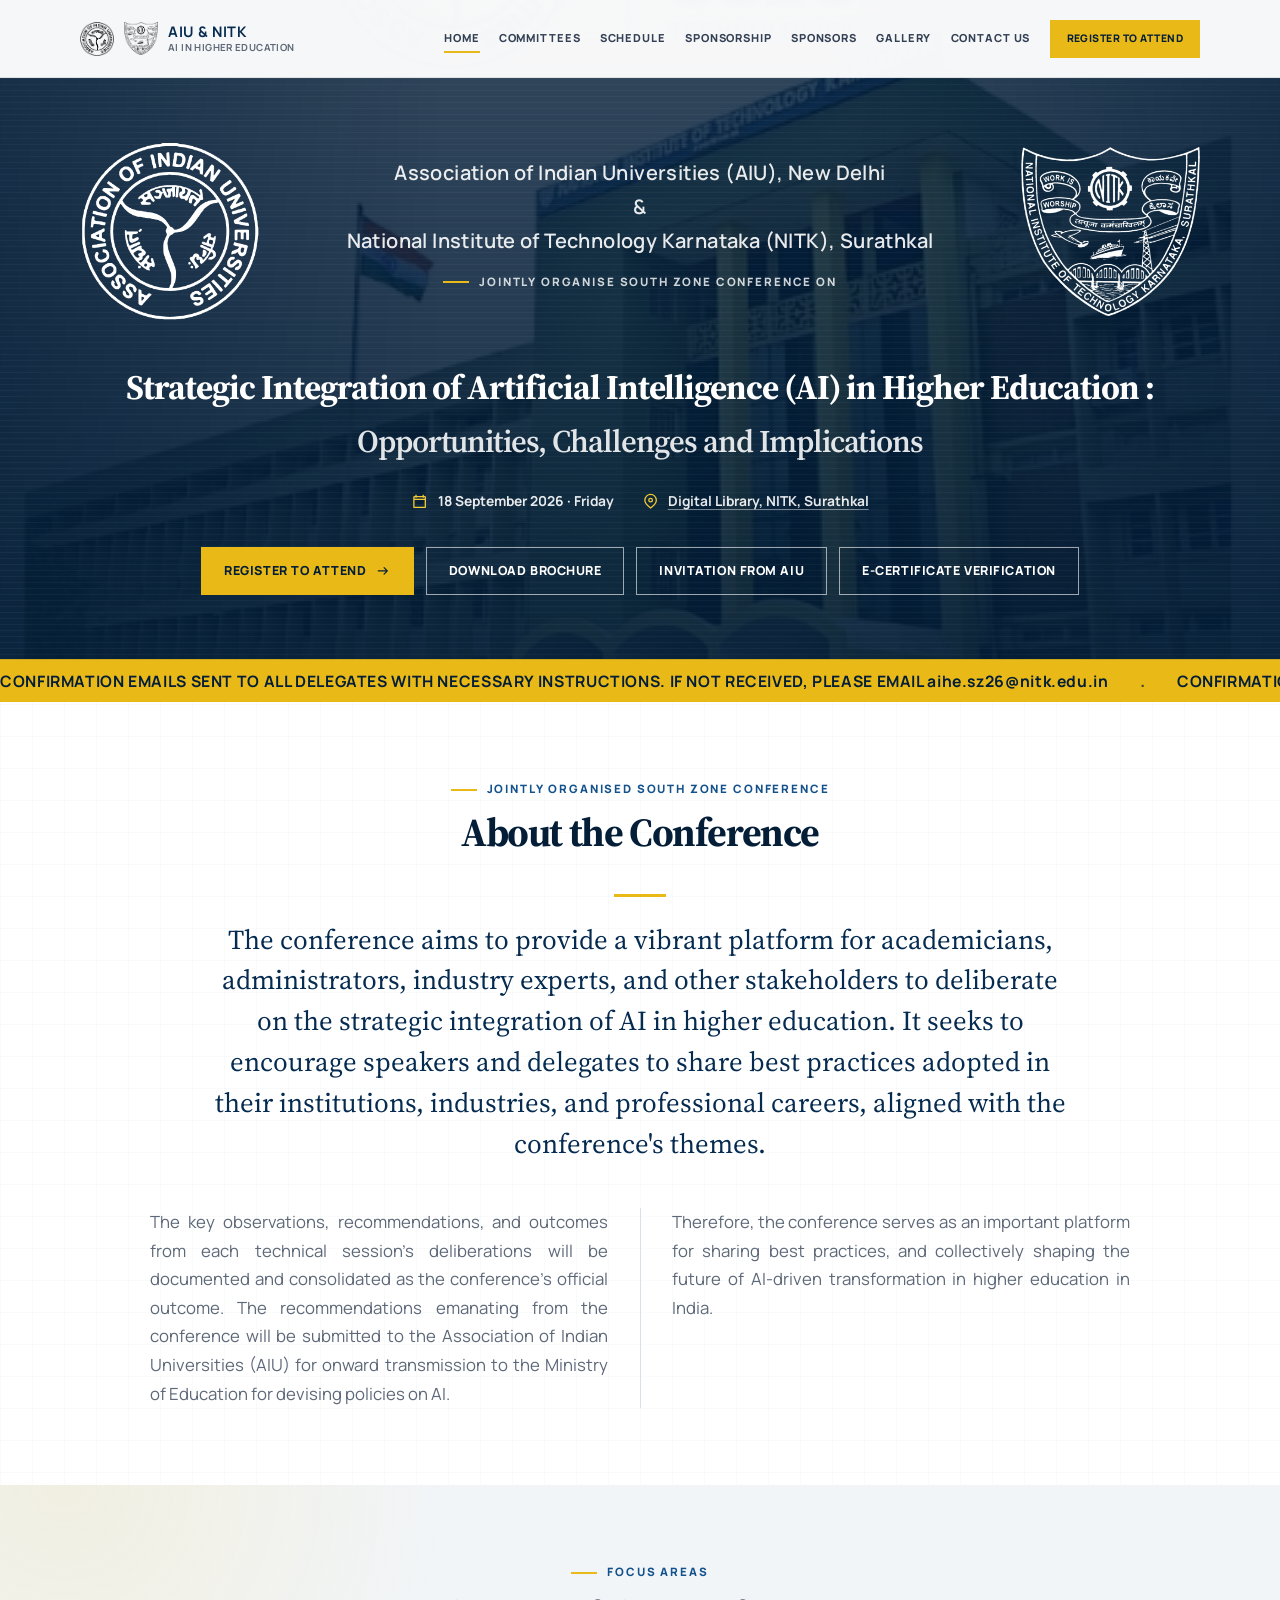
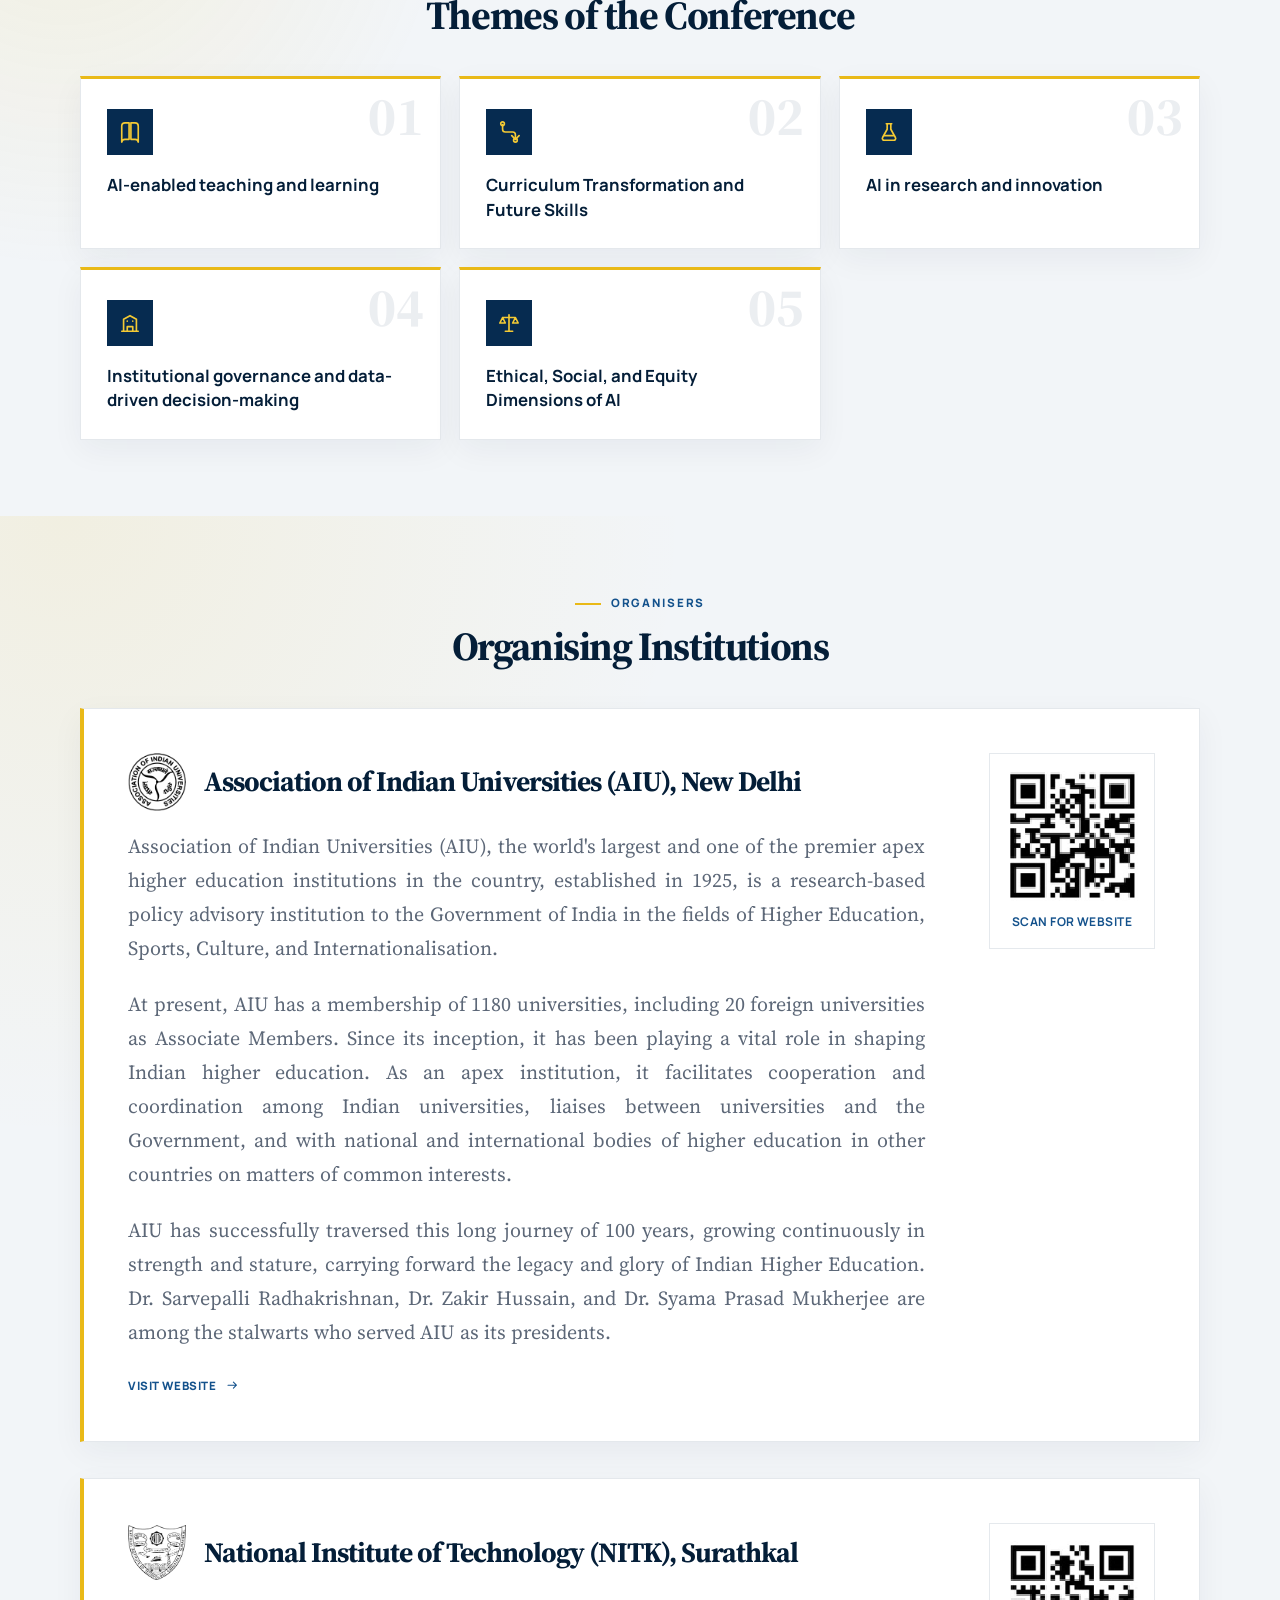
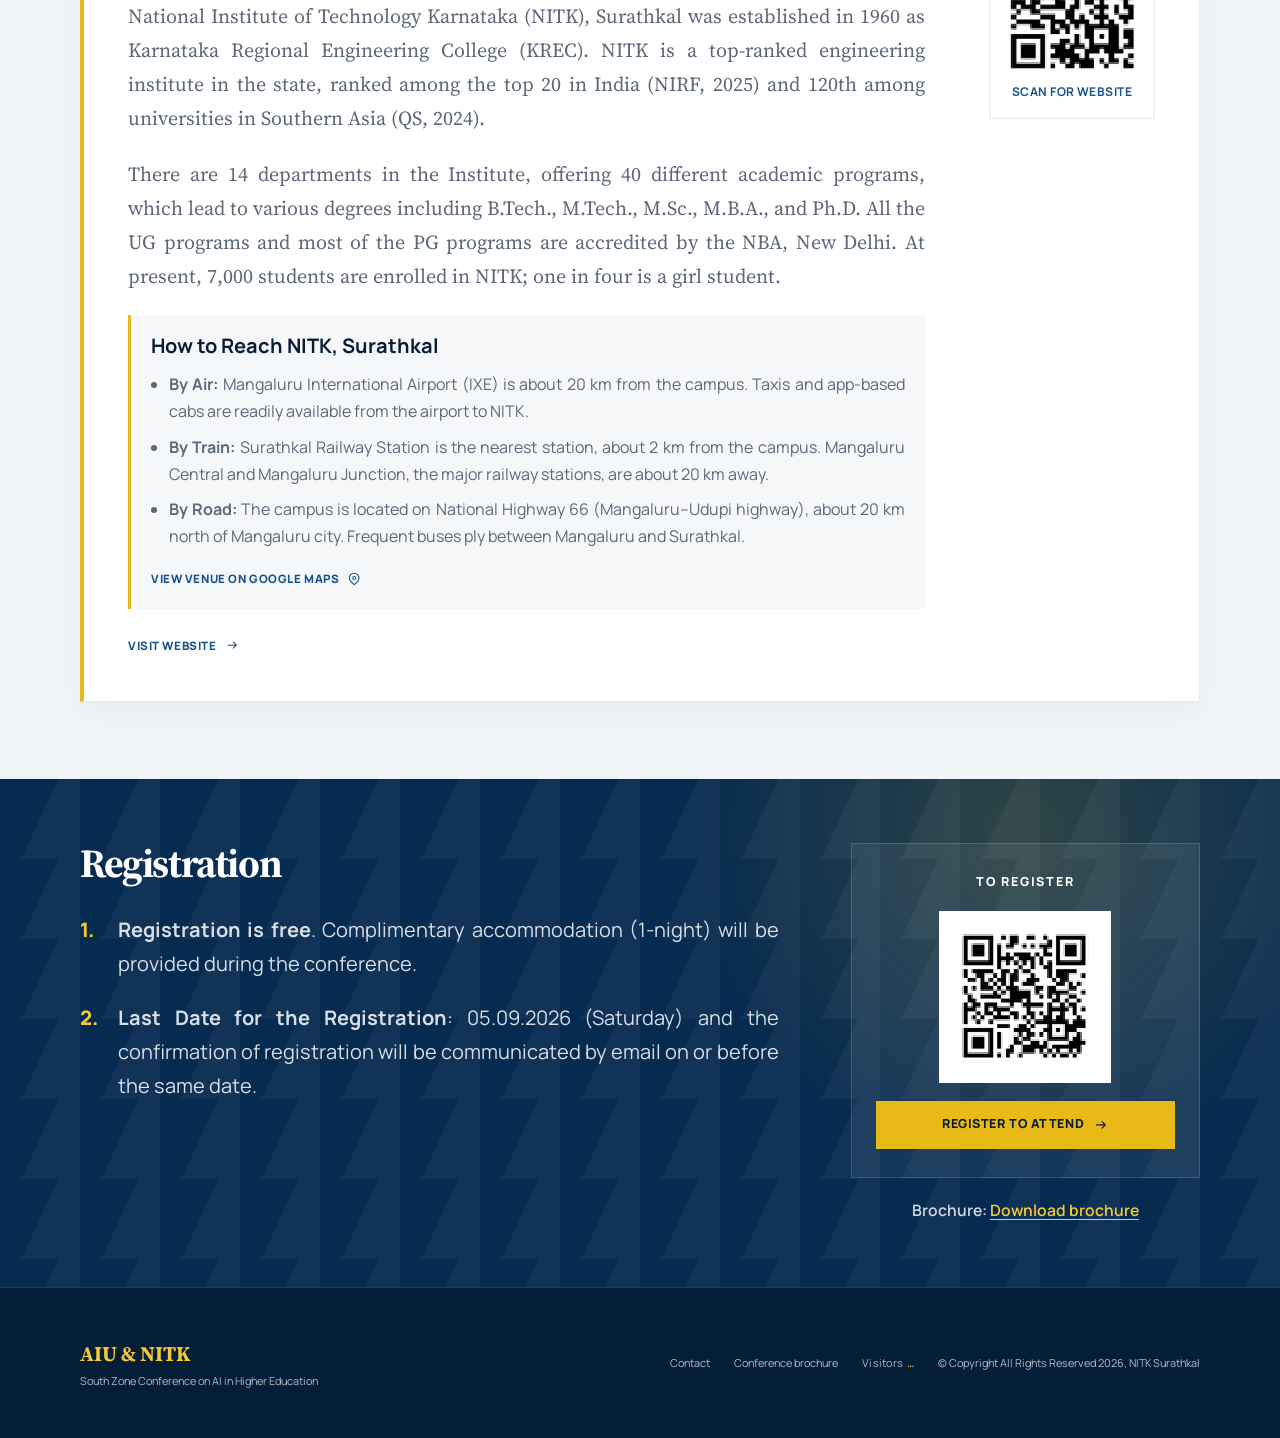
<file: docs/index.html>
<!doctype html>
<html lang="en">
  <head>
    <meta charset="UTF-8">
    <meta name="viewport" content="width=device-width, initial-scale=1.0">
    <meta
      name="description"
      content="NITK and AIU South Zone Conference on the strategic integration of Artificial Intelligence in Higher Education, 18 September 2026."
    >
    <meta name="theme-color" content="#062b50">
    <title>AI in Higher Education 2026 | NITK & AIU</title>
    <link rel="preconnect" href="https://fonts.googleapis.com">
    <link rel="preconnect" href="https://fonts.gstatic.com" crossorigin>
    <link
      href="https://fonts.googleapis.com/css2?family=Manrope:wght@400;500;600;700;800&family=Source+Serif+4:opsz,wght@8..60,600;8..60,700&display=swap"
      rel="stylesheet"
    >
    <link rel="stylesheet" href="css/styles.css">
    <script src="js/content.js" defer></script>
    <script src="js/attendees.js" defer></script>
    <script src="js/render.js" defer></script>
    <script src="js/main.js" defer></script>
  </head>
  <body data-page="home">
    <a class="skip-link" href="#main-content">Skip to content</a>
    <div id="site-header"></div>

    <main id="main-content">
      <section class="hero" id="top" aria-label="Conference introduction">
        <div id="hero-content"></div>
      </section>

      <section class="section about" id="about">
        <div class="shell shell--wide" id="about-content"></div>
      </section>

      <section class="section section--mist themes-section" id="themes">
        <div class="shell" id="themes-content"></div>
      </section>

      <section class="section section--mist organisers-section" id="organisers">
        <div class="shell" id="organisers-content"></div>
      </section>

      <section class="registration-band" id="register">
        <div class="shell registration-band__inner" id="registration-content"></div>
      </section>
    </main>

    <div id="site-footer"></div>
    <noscript>
      <p class="noscript-message">
        Please enable JavaScript to view the conference website.
      </p>
    </noscript>
  </body>
</html>
</file>
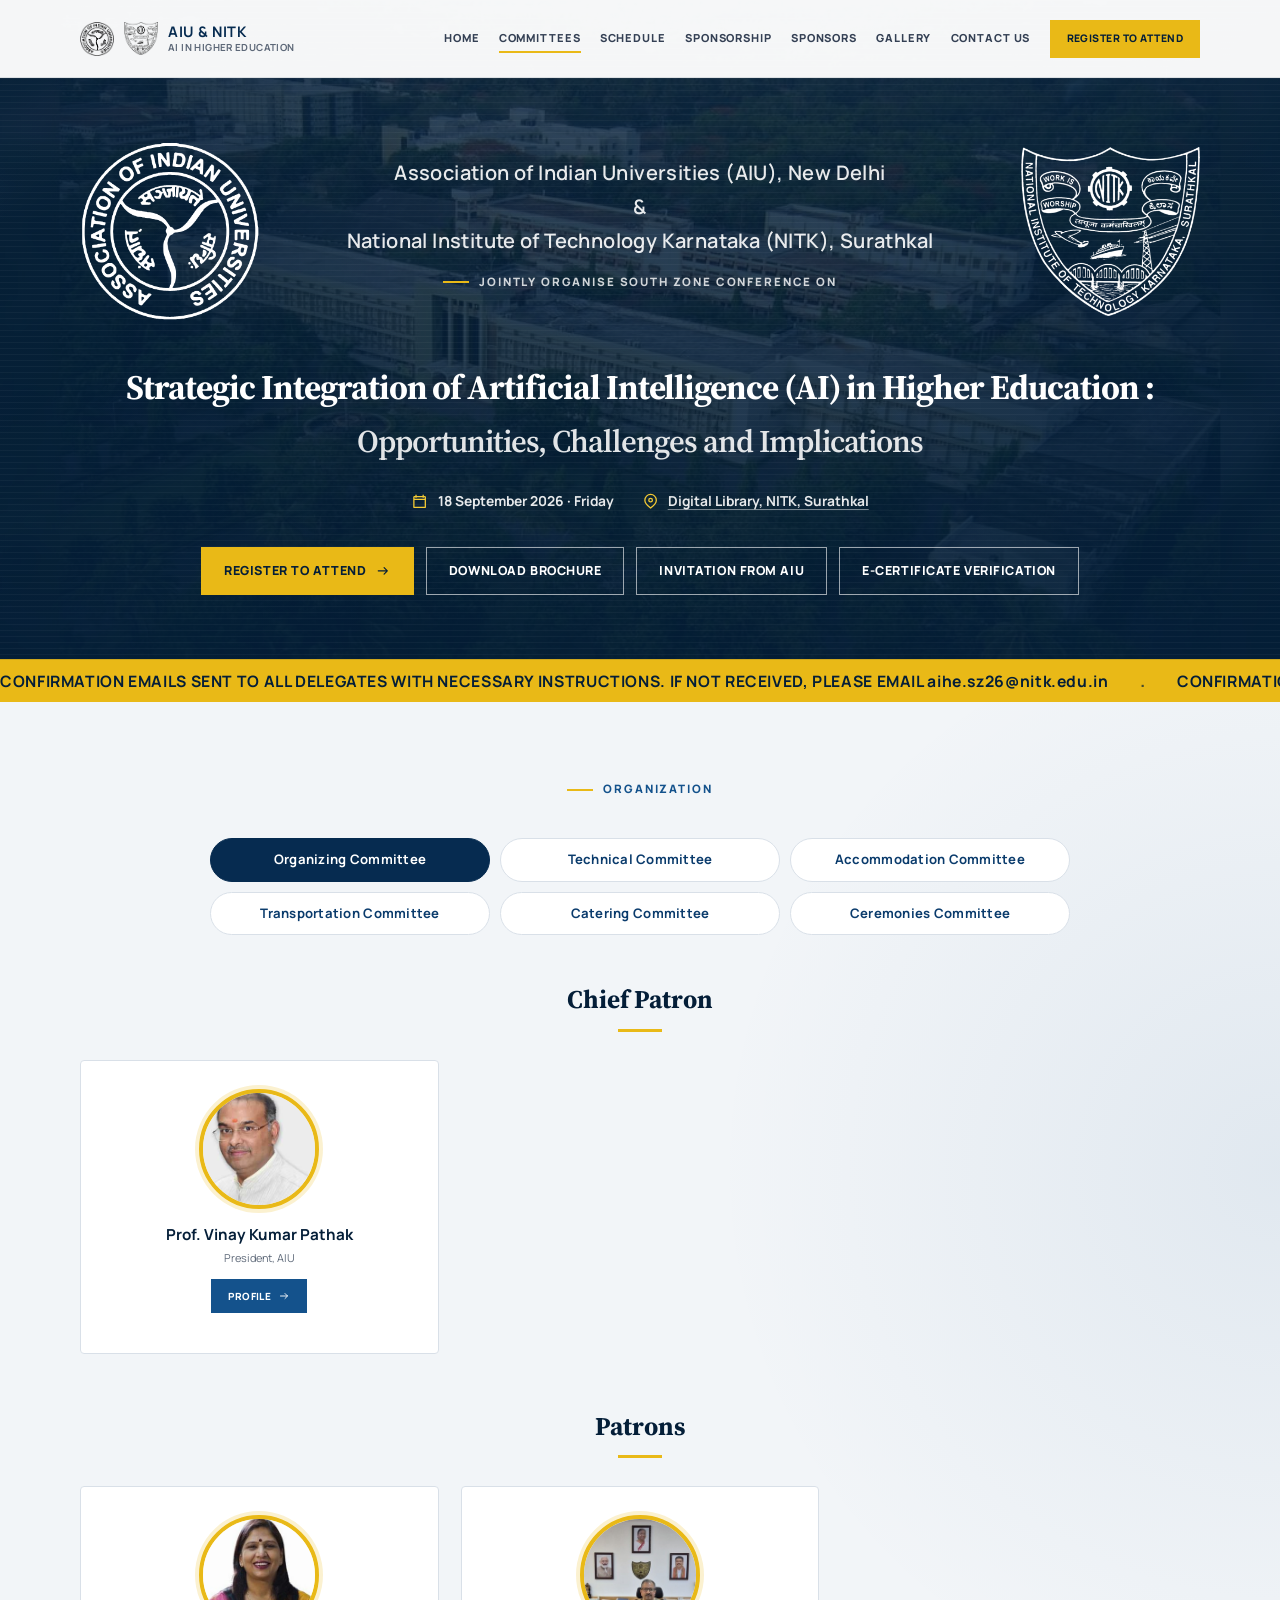
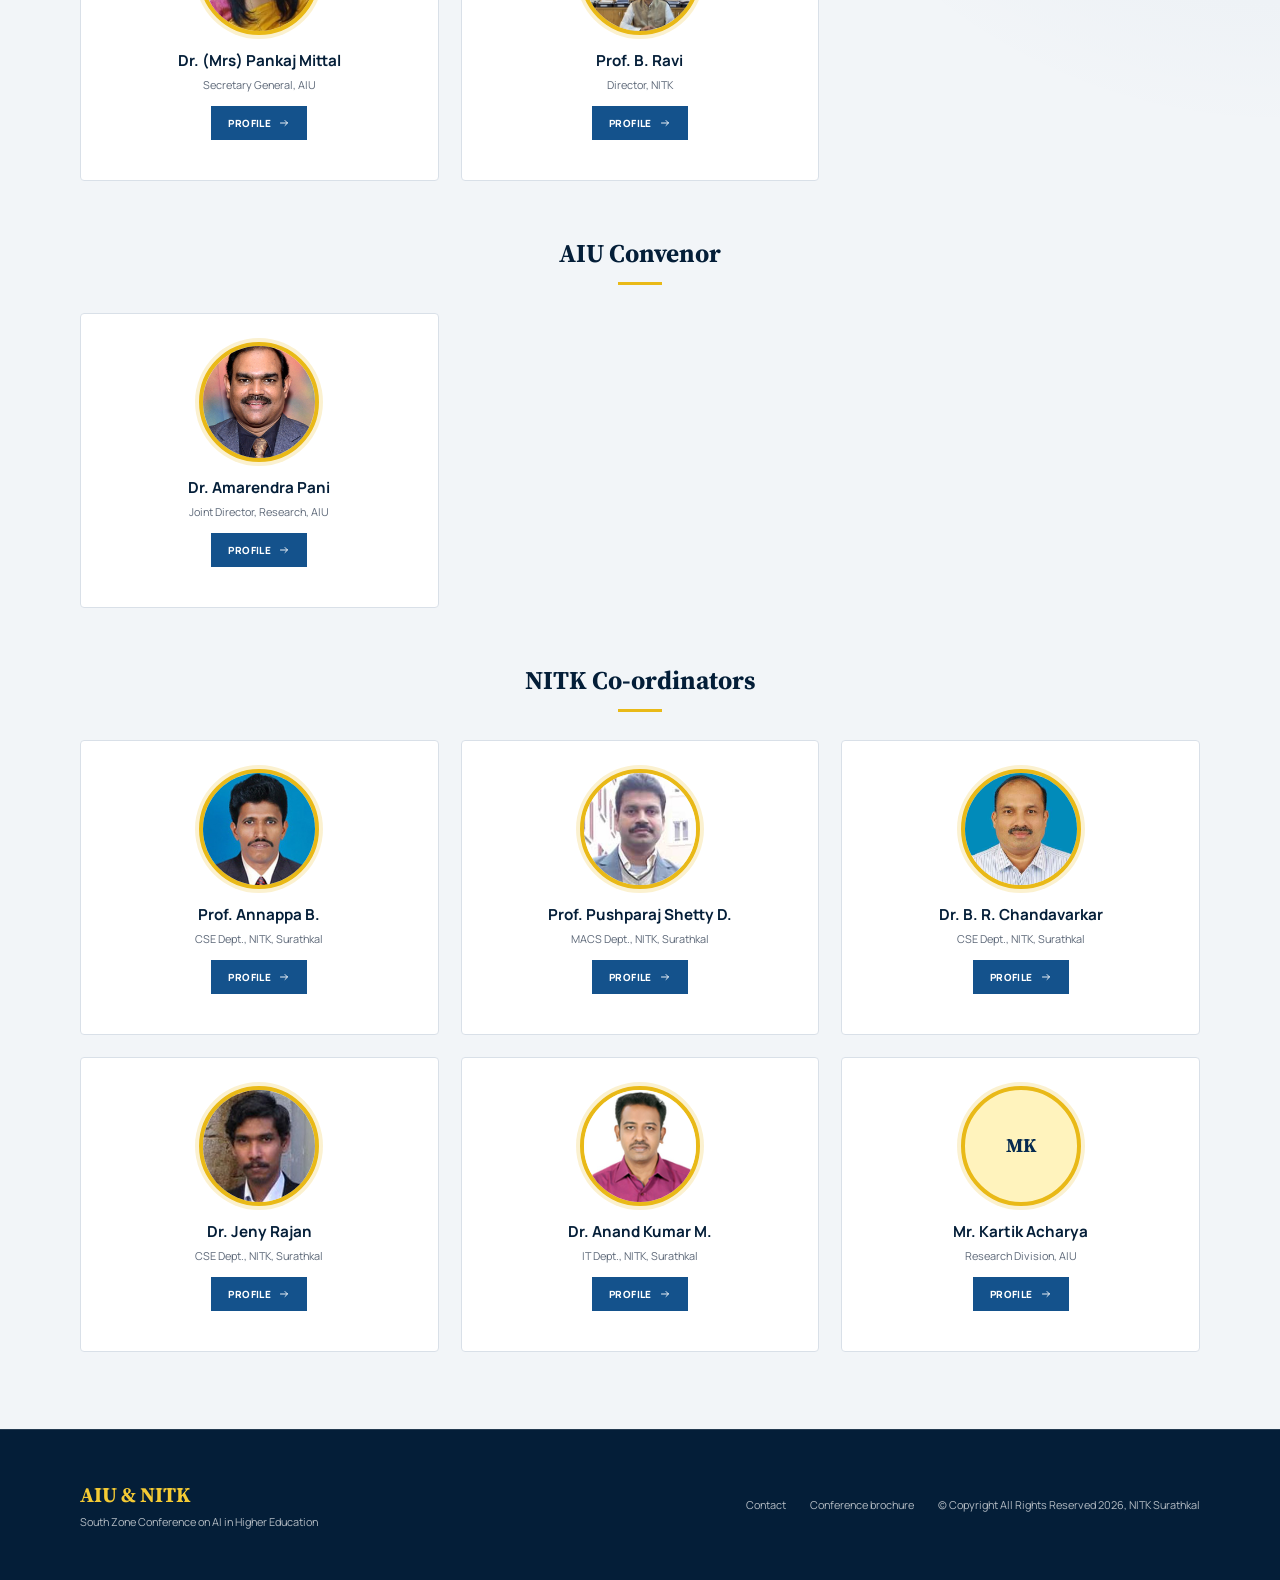
<file: docs/committees.html>
<!doctype html>
<html lang="en">
  <head>
    <meta charset="UTF-8">
    <meta name="viewport" content="width=device-width, initial-scale=1.0">
    <meta
      name="description"
      content="Organizing committees and coordinators for the NITK and AIU South Zone Conference on AI in Higher Education."
    >
    <meta name="theme-color" content="#062b50">
    <title>Organization & Committees | NITK & AIU Conference</title>
    <link rel="preconnect" href="https://fonts.googleapis.com">
    <link rel="preconnect" href="https://fonts.gstatic.com" crossorigin>
    <link
      href="https://fonts.googleapis.com/css2?family=Manrope:wght@400;500;600;700;800&family=Source+Serif+4:opsz,wght@8..60,600;8..60,700&display=swap"
      rel="stylesheet"
    >
    <link rel="stylesheet" href="css/styles.css">
    <script src="js/content.js" defer></script>
    <script src="js/attendees.js" defer></script>
    <script src="js/render.js" defer></script>
    <script src="js/main.js" defer></script>
  </head>
  <body data-page="committees">
    <a class="skip-link" href="#main-content">Skip to content</a>
    <div id="site-header"></div>

    <main id="main-content">
      <section class="hero" id="top" aria-label="Conference introduction">
        <div id="hero-content"></div>
      </section>

      <section class="section committee-page">
        <div class="shell shell--wide">
          <div class="section-heading section-heading--center reveal">
            <p class="eyebrow">Organization</p>
          </div>

          <div id="org-nav"></div>

          <div class="org-stack">
            <div id="leadership-list"></div>

            <div id="coordinators-list"></div>

            <div id="committees-list"></div>
          </div>
        </div>
      </section>
    </main>

    <div id="site-footer"></div>
    <noscript>
      <p class="noscript-message">
        Please enable JavaScript to view the conference website.
      </p>
    </noscript>
  </body>
</html>
</file>
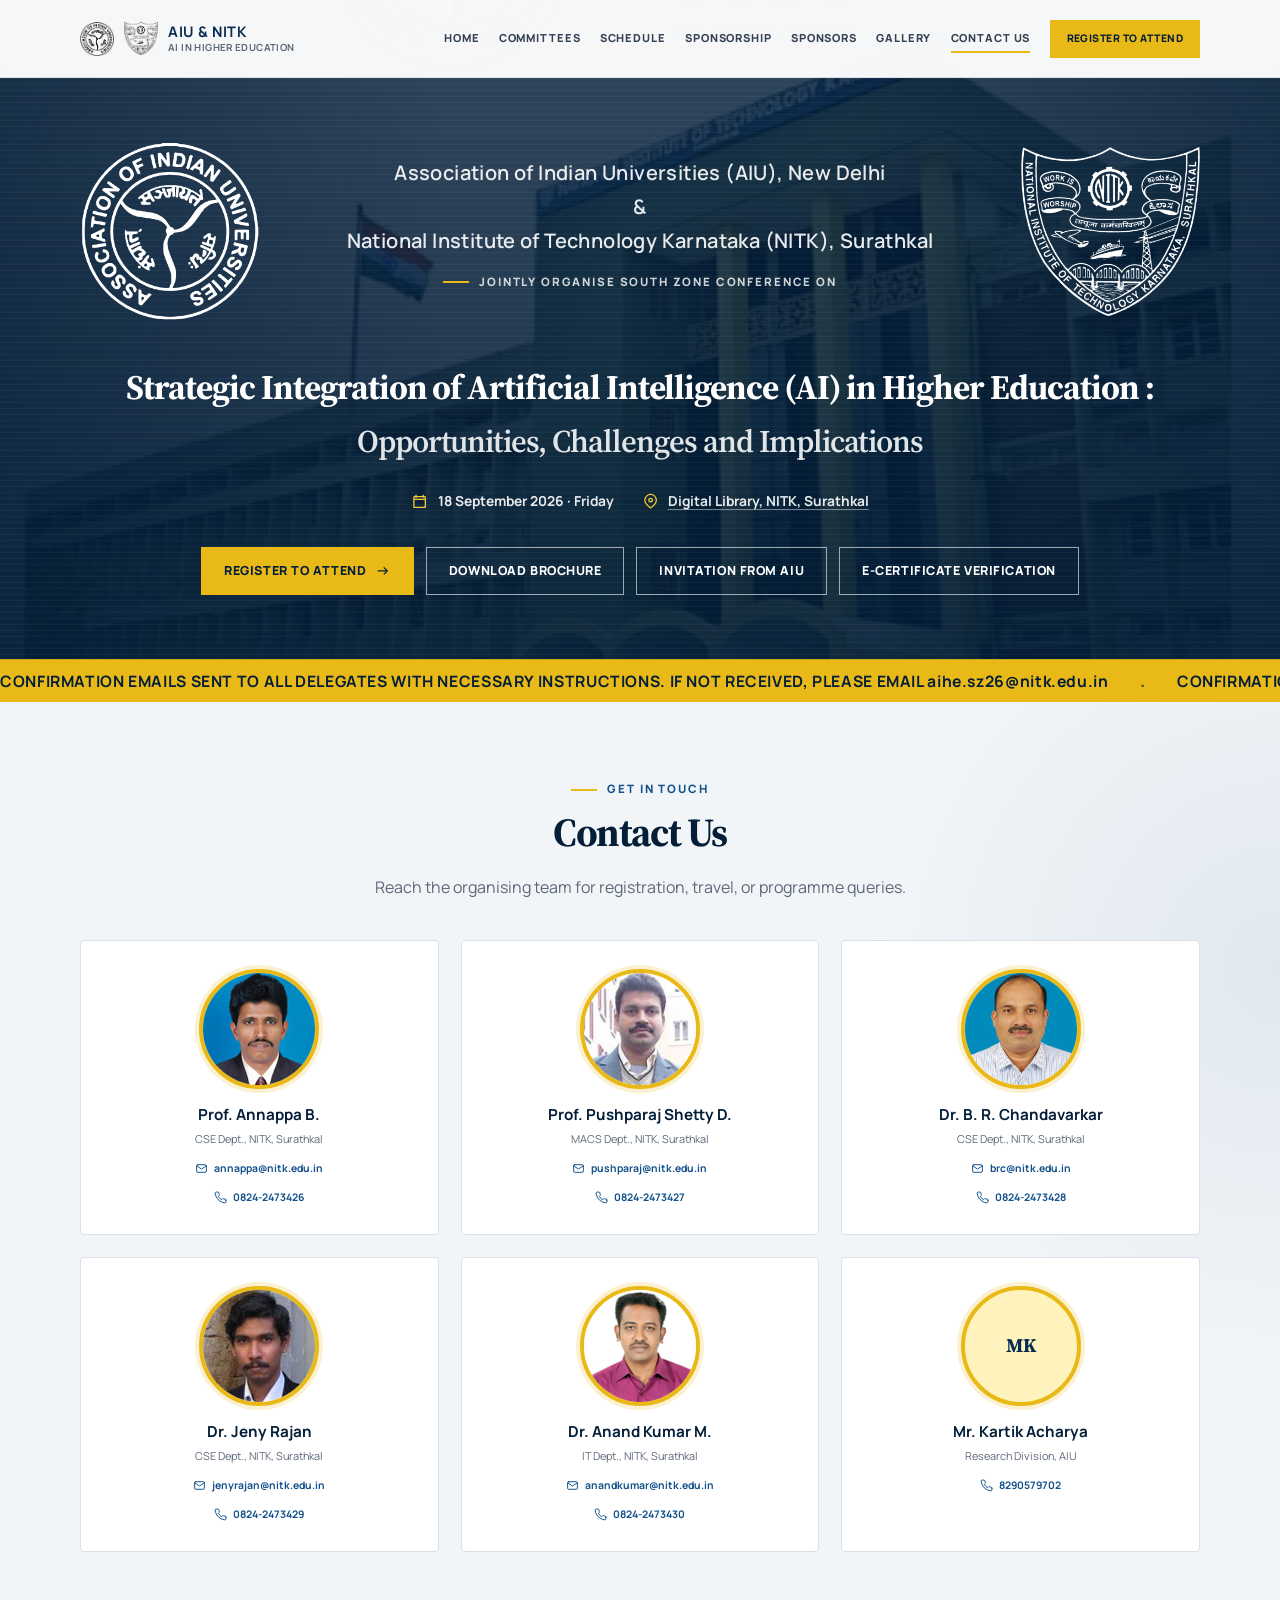
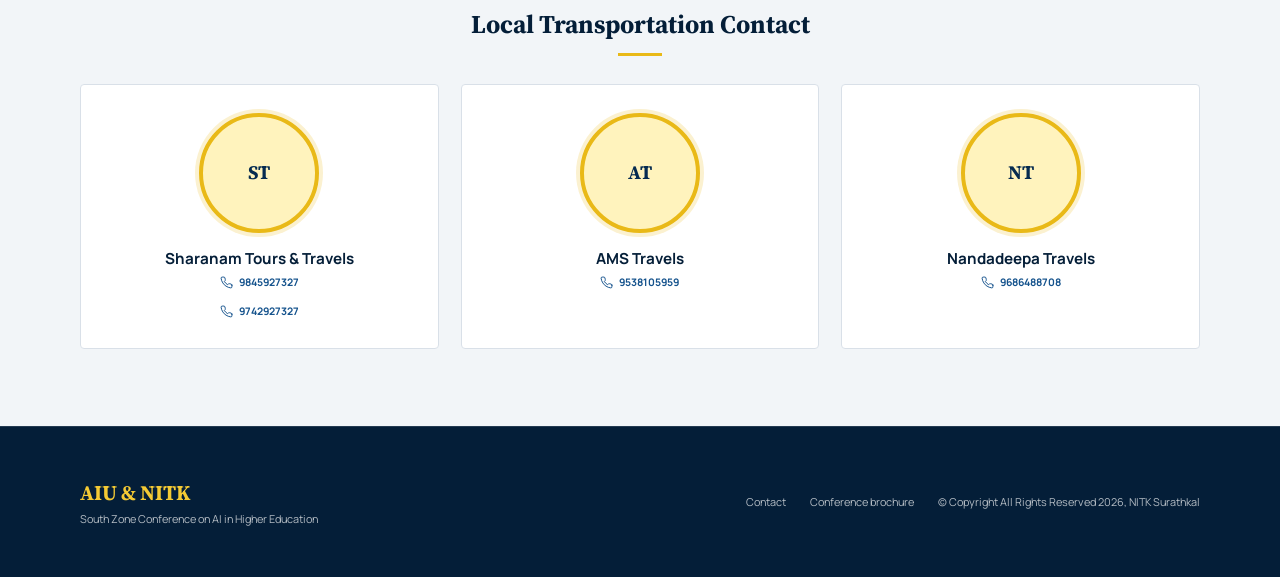
<file: docs/contact.html>
<!doctype html>
<html lang="en">
  <head>
    <meta charset="UTF-8">
    <meta name="viewport" content="width=device-width, initial-scale=1.0">
    <meta
      name="description"
      content="Contact the organising team for the NITK and AIU South Zone Conference on AI in Higher Education."
    >
    <meta name="theme-color" content="#062b50">
    <title>Contact Us | NITK & AIU Conference</title>
    <link rel="preconnect" href="https://fonts.googleapis.com">
    <link rel="preconnect" href="https://fonts.gstatic.com" crossorigin>
    <link
      href="https://fonts.googleapis.com/css2?family=Manrope:wght@400;500;600;700;800&family=Source+Serif+4:opsz,wght@8..60,600;8..60,700&display=swap"
      rel="stylesheet"
    >
    <link rel="stylesheet" href="css/styles.css">
    <script src="js/content.js" defer></script>
    <script src="js/attendees.js" defer></script>
    <script src="js/render.js" defer></script>
    <script src="js/main.js" defer></script>
  </head>
  <body data-page="contact">
    <a class="skip-link" href="#main-content">Skip to content</a>
    <div id="site-header"></div>

    <main id="main-content">
      <section class="hero" id="top" aria-label="Conference introduction">
        <div id="hero-content"></div>
      </section>

      <section class="section committee-page" id="contact">
        <div class="shell shell--wide" id="contact-content"></div>
      </section>
    </main>

    <div id="site-footer"></div>
    <noscript>
      <p class="noscript-message">
        Please enable JavaScript to view the conference website.
      </p>
    </noscript>
  </body>
</html>
</file>
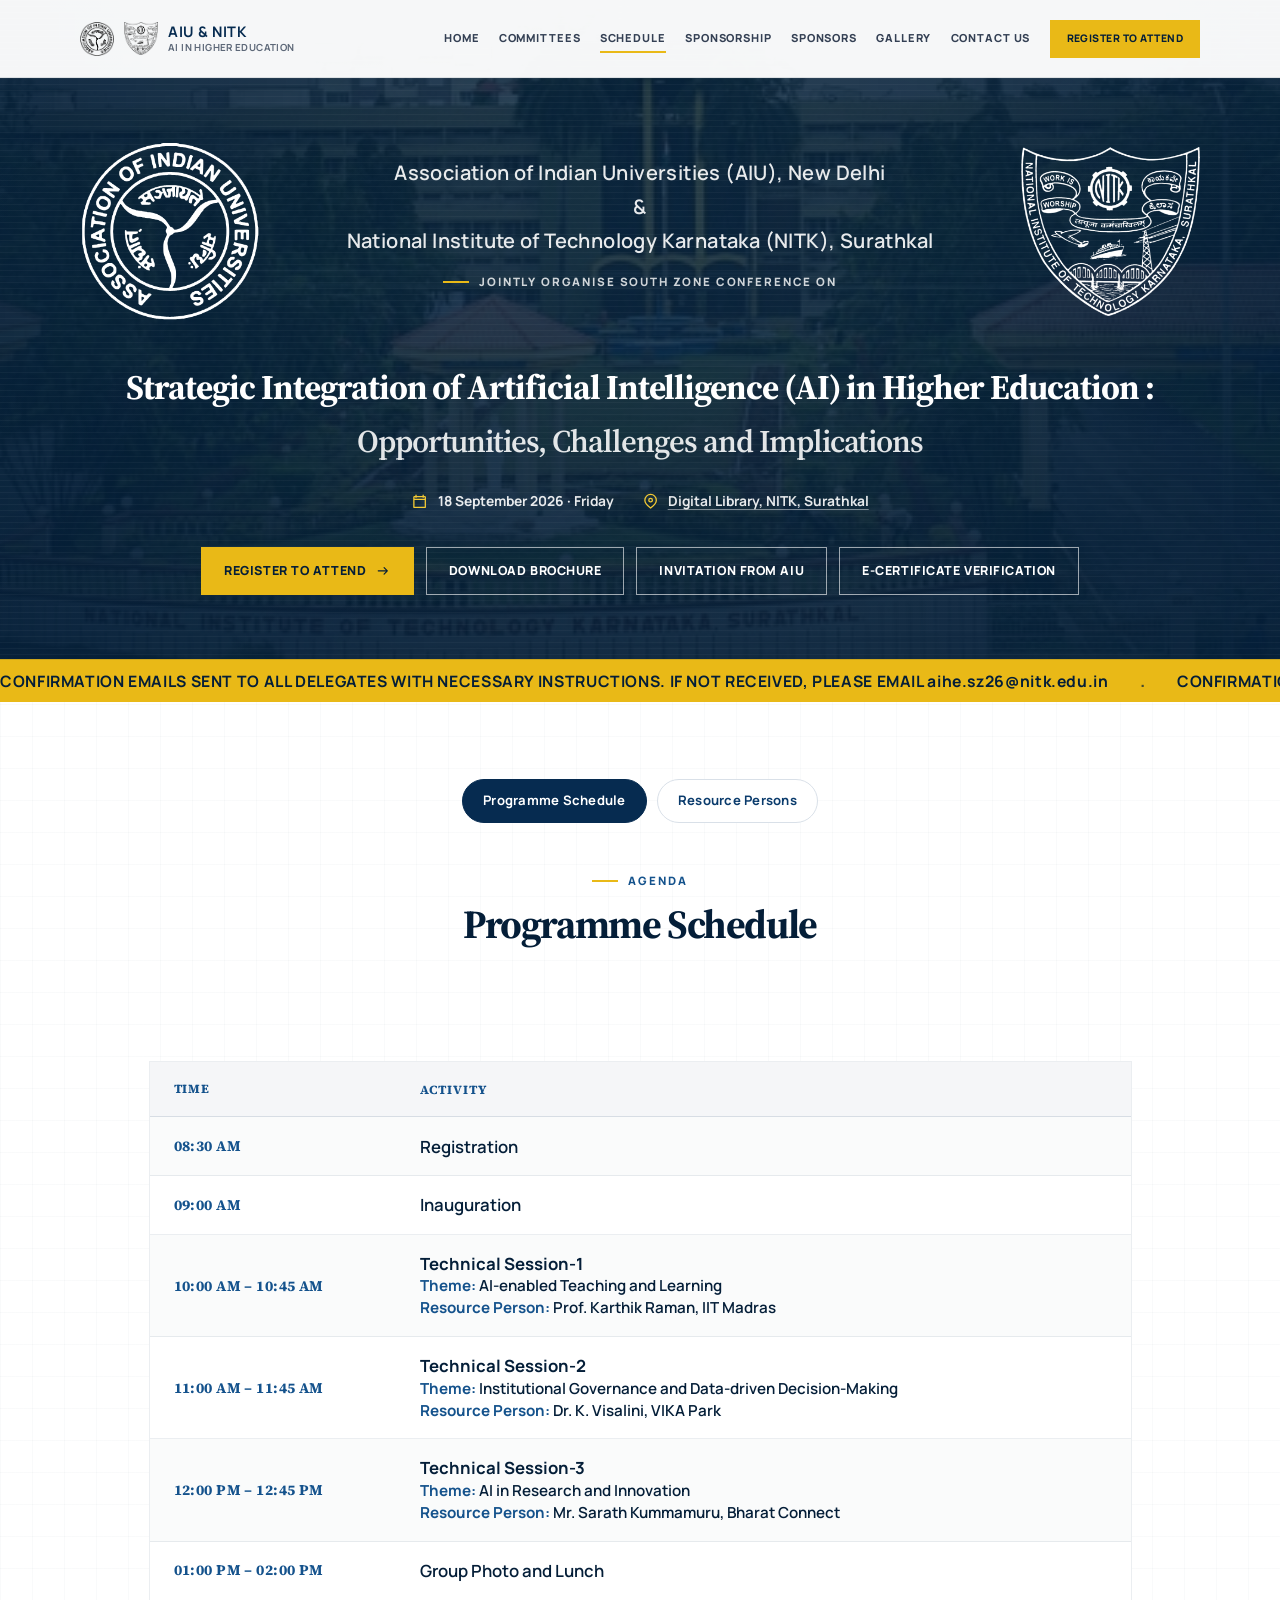
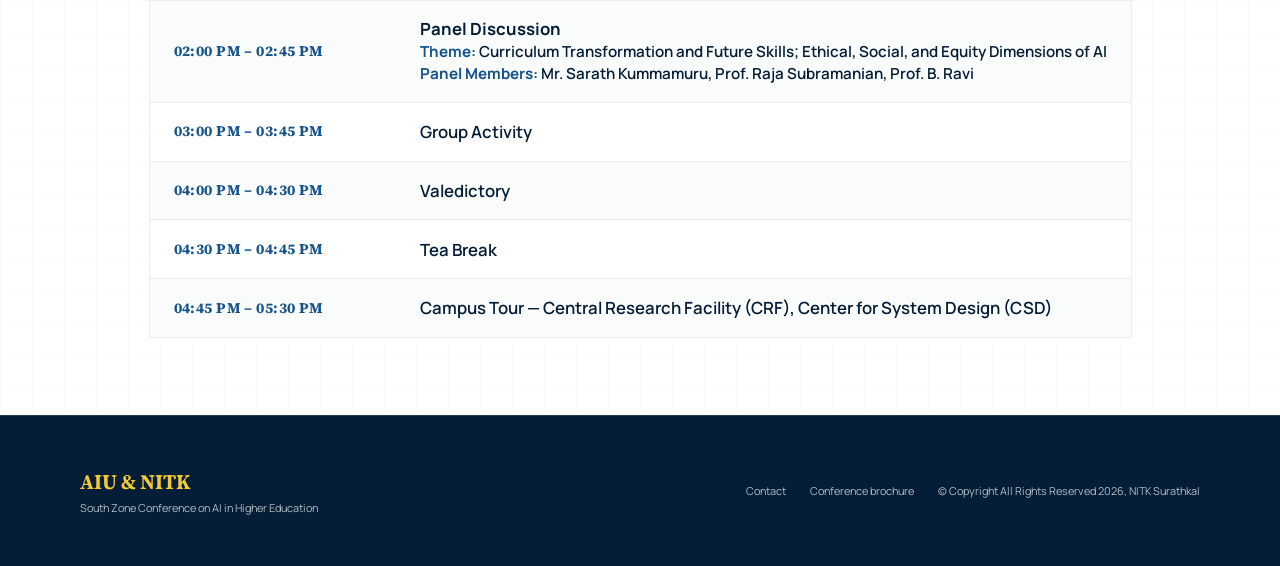
<file: docs/schedule.html>
<!doctype html>
<html lang="en">
  <head>
    <meta charset="UTF-8">
    <meta name="viewport" content="width=device-width, initial-scale=1.0">
    <meta
      name="description"
      content="Programme schedule and technical session speakers for the NITK and AIU South Zone Conference on AI in Higher Education."
    >
    <meta name="theme-color" content="#062b50">
    <title>Schedule | NITK & AIU Conference</title>
    <link rel="preconnect" href="https://fonts.googleapis.com">
    <link rel="preconnect" href="https://fonts.gstatic.com" crossorigin>
    <link
      href="https://fonts.googleapis.com/css2?family=Manrope:wght@400;500;600;700;800&family=Source+Serif+4:opsz,wght@8..60,600;8..60,700&display=swap"
      rel="stylesheet"
    >
    <link rel="stylesheet" href="css/styles.css">
    <script src="js/content.js" defer></script>
    <script src="js/attendees.js" defer></script>
    <script src="js/render.js" defer></script>
    <script src="js/main.js" defer></script>
  </head>
  <body data-page="schedule">
    <a class="skip-link" href="#main-content">Skip to content</a>
    <div id="site-header"></div>

    <main id="main-content">
      <section class="hero" id="top" aria-label="Conference introduction">
        <div id="hero-content"></div>
      </section>

      <section class="section schedule-section" id="schedule">
        <div class="shell">
          <div id="schedule-nav"></div>
          <div class="org-stack" id="schedule-content"></div>
        </div>
      </section>
    </main>

    <div id="site-footer"></div>
    <noscript>
      <p class="noscript-message">
        Please enable JavaScript to view the conference website.
      </p>
    </noscript>
  </body>
</html>
</file>
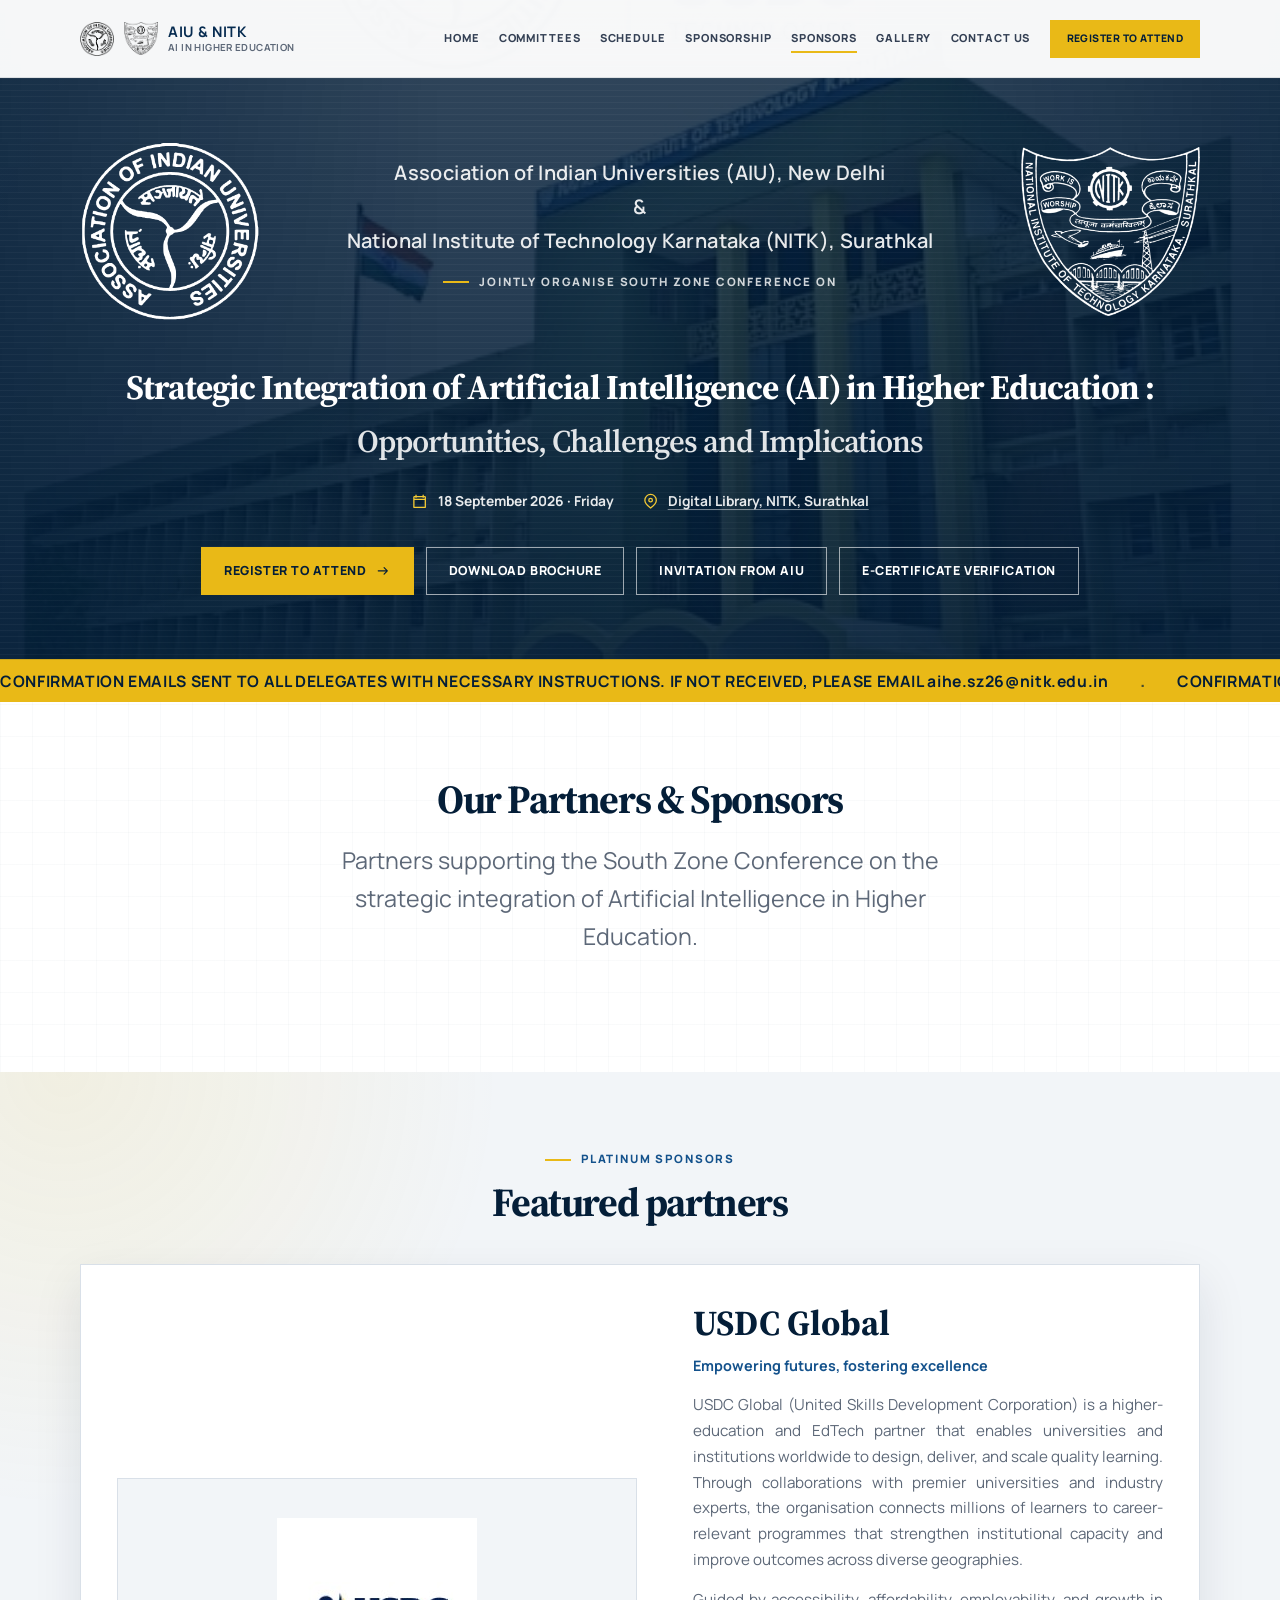
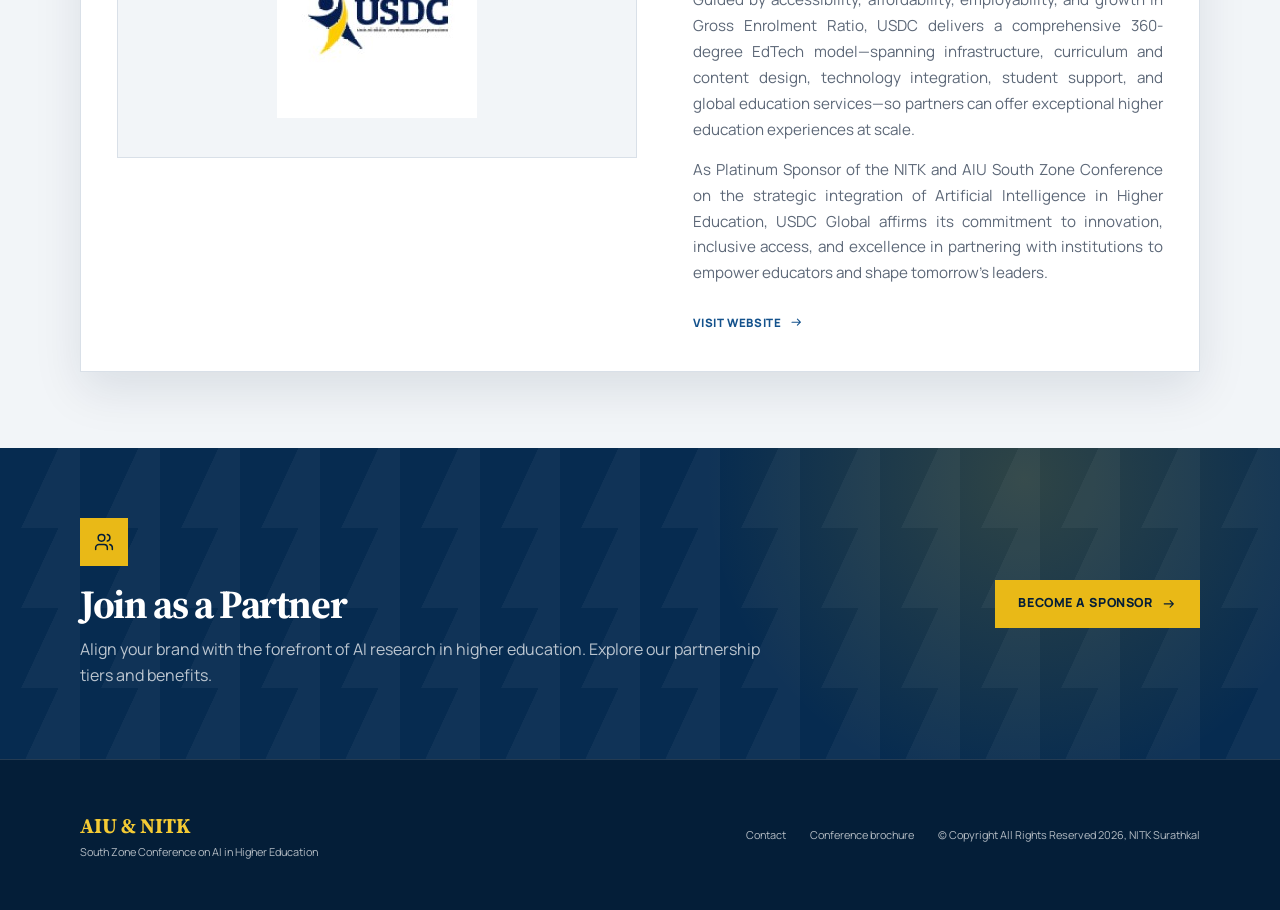
<file: docs/sponsors.html>
<!doctype html>
<html lang="en">
  <head>
    <meta charset="UTF-8">
    <meta name="viewport" content="width=device-width, initial-scale=1.0">
    <meta
      name="description"
      content="Partners and sponsors of the NITK and AIU South Zone Conference on AI in Higher Education."
    >
    <meta name="theme-color" content="#062b50">
    <title>Our Partners & Sponsors | NITK & AIU Conference</title>
    <link rel="preconnect" href="https://fonts.googleapis.com">
    <link rel="preconnect" href="https://fonts.gstatic.com" crossorigin>
    <link
      href="https://fonts.googleapis.com/css2?family=Manrope:wght@400;500;600;700;800&family=Source+Serif+4:opsz,wght@8..60,600;8..60,700&display=swap"
      rel="stylesheet"
    >
    <link rel="stylesheet" href="css/styles.css">
    <script src="js/content.js" defer></script>
    <script src="js/attendees.js" defer></script>
    <script src="js/render.js" defer></script>
    <script src="js/main.js" defer></script>
  </head>
  <body data-page="sponsors">
    <a class="skip-link" href="#main-content">Skip to content</a>
    <div id="site-header"></div>

    <main id="main-content">
      <section class="hero" id="top" aria-label="Conference introduction">
        <div id="hero-content"></div>
      </section>

      <section class="section organizers-section" id="organizers">
        <div class="shell" id="organizers-content"></div>
      </section>

      <section class="section section--mist platinum-section" id="platinum">
        <div class="shell shell--wide" id="platinum-content"></div>
      </section>

      <section class="section tier-sponsors-section" id="gold">
        <div class="shell shell--wide" id="gold-content"></div>
      </section>

      <section class="section section--mist tier-sponsors-section" id="silver">
        <div class="shell shell--wide" id="silver-content"></div>
      </section>

      <section class="section tier-sponsors-section" id="associate">
        <div class="shell shell--wide" id="associate-content"></div>
      </section>

      <section class="partner-cta" id="partner-cta">
        <div class="shell partner-cta__inner" id="partner-cta-content"></div>
      </section>
    </main>

    <div id="site-footer"></div>
    <noscript>
      <p class="noscript-message">
        Please enable JavaScript to view the conference website.
      </p>
    </noscript>
  </body>
</html>
</file>
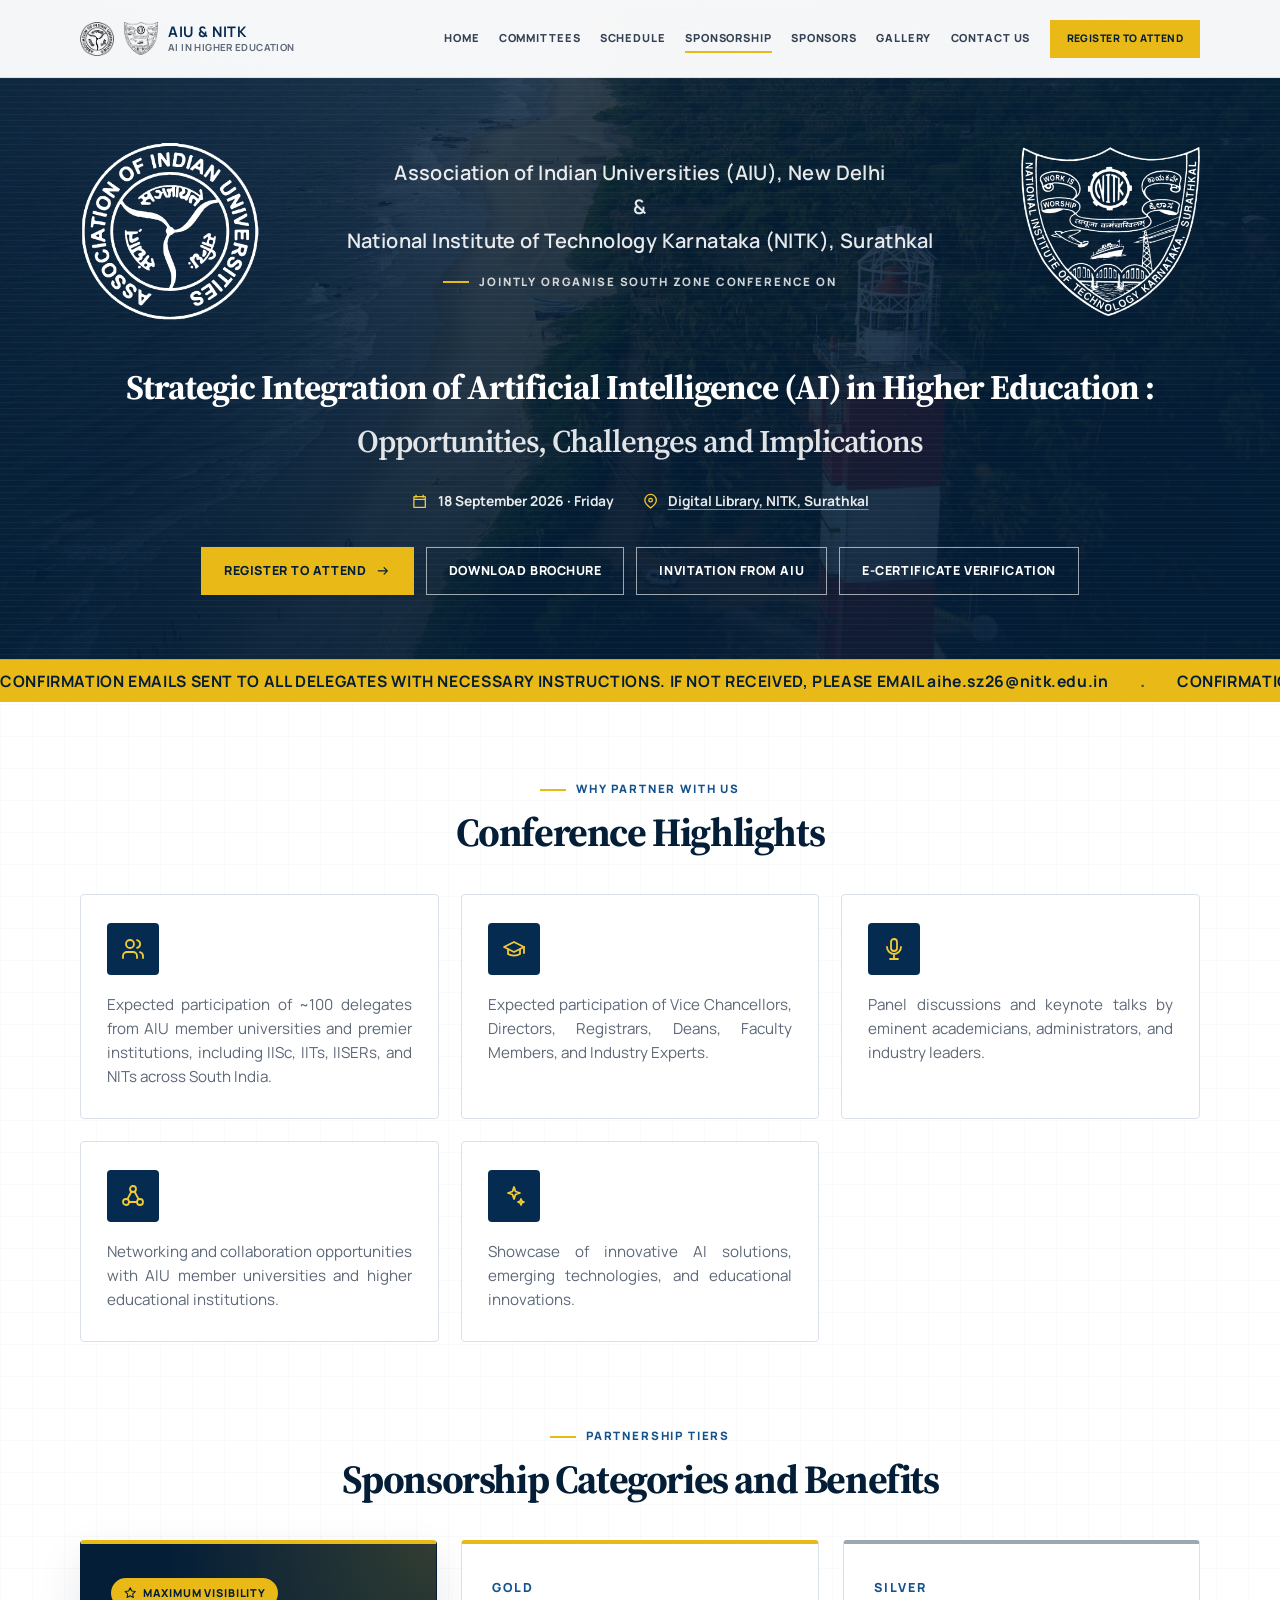
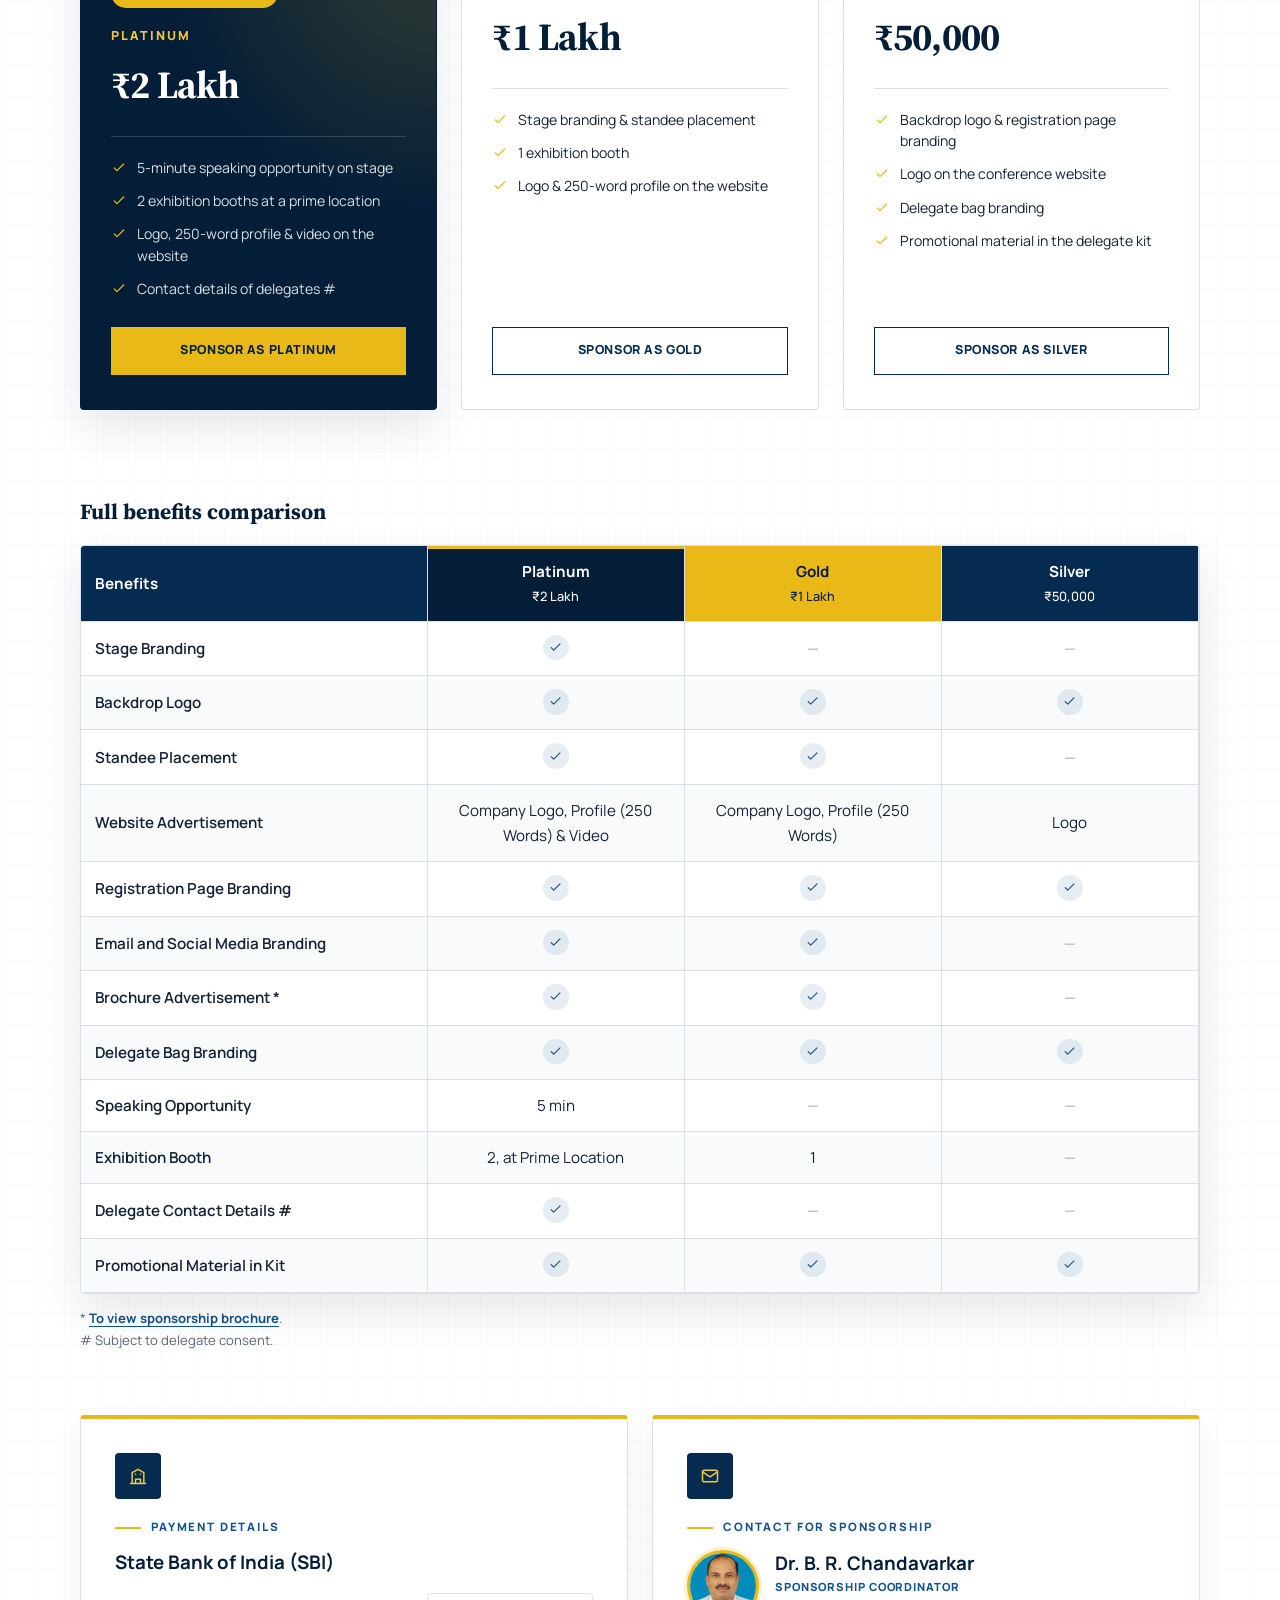
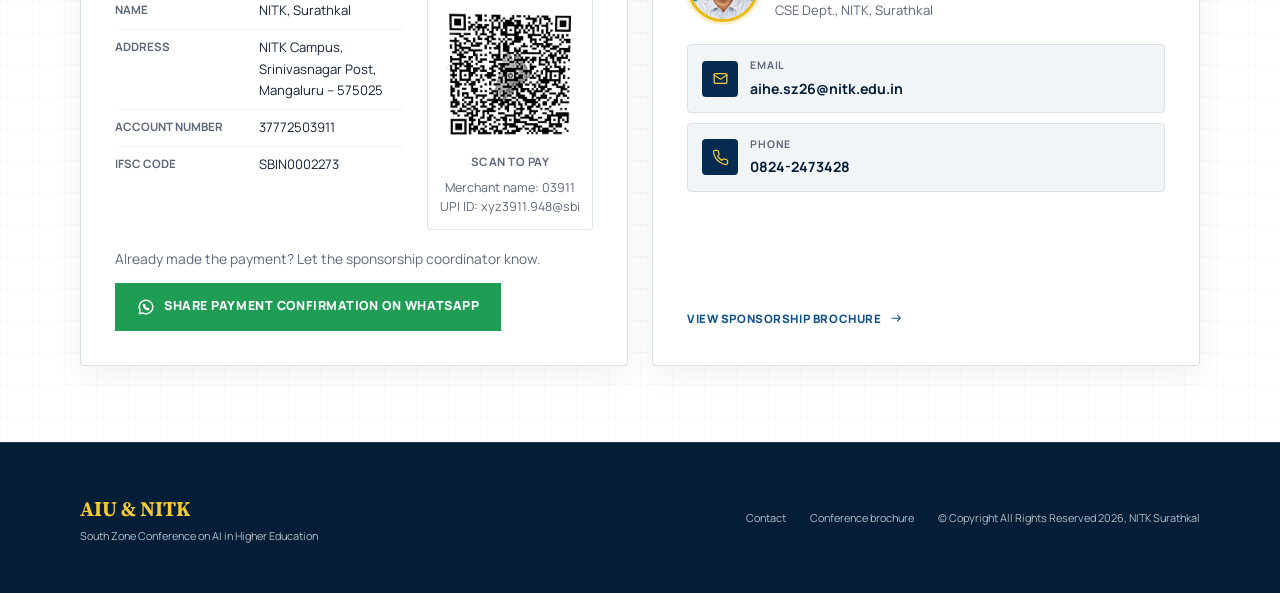
<file: docs/sponsorship.html>
<!doctype html>
<html lang="en">
  <head>
    <meta charset="UTF-8">
    <meta name="viewport" content="width=device-width, initial-scale=1.0">
    <meta
      name="description"
      content="Sponsorship opportunities, tiers and benefits for the NITK and AIU South Zone Conference on AI in Higher Education."
    >
    <meta name="theme-color" content="#062b50">
    <title>Sponsorship Opportunities | NITK & AIU Conference</title>
    <link rel="preconnect" href="https://fonts.googleapis.com">
    <link rel="preconnect" href="https://fonts.gstatic.com" crossorigin>
    <link
      href="https://fonts.googleapis.com/css2?family=Manrope:wght@400;500;600;700;800&family=Source+Serif+4:opsz,wght@8..60,600;8..60,700&display=swap"
      rel="stylesheet"
    >
    <link rel="stylesheet" href="css/styles.css">
    <script src="js/content.js" defer></script>
    <script src="js/attendees.js" defer></script>
    <script src="js/render.js" defer></script>
    <script src="js/main.js" defer></script>
  </head>
  <body data-page="sponsorship">
    <a class="skip-link" href="#main-content">Skip to content</a>
    <div id="site-header"></div>

    <main id="main-content">
      <section class="hero" id="top" aria-label="Conference introduction">
        <div id="hero-content"></div>
      </section>

      <section class="section sponsorship" id="sponsorship">
        <div class="shell shell--wide" id="sponsorship-content"></div>
      </section>
    </main>

    <div id="site-footer"></div>
    <noscript>
      <p class="noscript-message">
        Please enable JavaScript to view the conference website.
      </p>
    </noscript>
  </body>
</html>
</file>
<file: docs/css/styles.css>
:root {
  --navy-950: #041e38;
  --navy-900: #062b50;
  --navy-800: #0a3b6c;
  --navy-700: #14528c;
  --gold-500: #e9b917;
  --gold-400: #f4ca34;
  --gold-100: #fff3bd;
  --ink: #142235;
  --muted: #5d6878;
  --line: #d9e0e8;
  --mist: #f2f5f8;
  --white: #ffffff;
  --font-sans: "Manrope", sans-serif;
  --font-display: "Source Serif 4", serif;
  --shell: 1120px;
  --shell-wide: 1240px;
  --header-height: 78px;
  --radius: 4px;
  --shadow: 0 18px 45px rgba(4, 30, 56, 0.1);
  --transition: 180ms ease;
  --text-prose: clamp(1.15rem, 2vw, 1.45rem);
}

*,
*::before,
*::after {
  box-sizing: border-box;
}

html {
  scroll-behavior: smooth;
  scroll-padding-top: calc(var(--header-height) + 24px);
}

body {
  margin: 0;
  color: var(--ink);
  background:
    linear-gradient(rgba(6, 43, 80, 0.025) 1px, transparent 1px),
    linear-gradient(90deg, rgba(6, 43, 80, 0.025) 1px, transparent 1px),
    var(--white);
  background-size: 32px 32px;
  font-family: var(--font-sans);
  font-size: 16px;
  line-height: 1.65;
  -webkit-font-smoothing: antialiased;
}

body.nav-open {
  overflow: hidden;
}

img {
  display: block;
  max-width: 100%;
}

a {
  color: inherit;
  text-decoration: none;
}

button,
input,
select,
textarea {
  font: inherit;
}

h1,
h2,
h3,
p {
  margin-top: 0;
}

h1,
h2 {
  color: var(--navy-950);
  font-family: var(--font-display);
  letter-spacing: -0.035em;
  line-height: 1.04;
}

h2 {
  margin-bottom: 20px;
  font-size: clamp(1.5rem, 4vw, 2.5rem);
}

h3 {
  line-height: 1.3;
}

.shell {
  width: min(calc(100% - 40px), var(--shell));
  margin-inline: auto;
}

.shell--wide {
  max-width: var(--shell-wide);
}

.section {
  padding-block: clamp(48px, 6vw, 80px);
}

.section--mist {
  background:
    radial-gradient(circle at 5% 0%, rgba(233, 185, 23, 0.1), transparent 28%),
    var(--mist);
}

.section-heading {
  max-width: 740px;
  margin-bottom: clamp(24px, 4vw, 40px);
}

.section-heading--center {
  margin-inline: auto;
  text-align: center;
}

.section-intro {
  max-width: 640px;
  margin: 14px auto 0;
  color: var(--ink-soft);
  font-size: var(--text-prose);
}

.section-heading .section-notice {
  display: inline-block;
  margin-top: 18px;
  padding: 12px 16px;
  color: var(--navy-950);
  background: rgba(233, 185, 23, 0.92);
  font-size: 0.78rem;
  font-weight: 700;
}

.section-heading > p:not(.eyebrow) {
  max-width: 650px;
  margin-inline: auto;
  color: var(--muted);
}

.eyebrow {
  margin-bottom: 14px;
  color: var(--navy-700);
  font-size: 0.72rem;
  font-weight: 800;
  letter-spacing: 0.16em;
  text-transform: uppercase;
}

.eyebrow::before {
  display: inline-block;
  width: 26px;
  height: 2px;
  margin-right: 10px;
  background: var(--gold-500);
  content: "";
  vertical-align: middle;
}

.eyebrow--light {
  color: rgba(255, 255, 255, 0.8);
}

.icon {
  width: 1.25em;
  height: 1.25em;
  flex: none;
}

.sr-only {
  position: absolute;
  width: 1px;
  height: 1px;
  padding: 0;
  margin: -1px;
  overflow: hidden;
  clip: rect(0, 0, 0, 0);
  white-space: nowrap;
  border: 0;
}

.skip-link {
  position: fixed;
  z-index: 1000;
  top: 8px;
  left: 8px;
  padding: 10px 16px;
  color: var(--white);
  background: var(--navy-950);
  transform: translateY(-150%);
}

.skip-link:focus {
  transform: translateY(0);
}

.site-header {
  position: fixed;
  z-index: 100;
  top: 0;
  right: 0;
  left: 0;
  height: var(--header-height);
  color: var(--navy-950);
  background: rgba(255, 255, 255, 0.96);
  border-bottom: 1px solid rgba(4, 30, 56, 0.1);
  transition:
    box-shadow var(--transition),
    height var(--transition);
}

.site-header.is-scrolled {
  box-shadow: 0 8px 28px rgba(4, 30, 56, 0.1);
}

.site-header__inner {
  display: flex;
  height: 100%;
  align-items: center;
  justify-content: space-between;
  gap: 24px;
}

.brand {
  display: flex;
  min-width: max-content;
  align-items: center;
  gap: 10px;
}

.brand__marks {
  display: flex;
  align-items: center;
  gap: 10px;
}

.brand__marks img {
  width: 34px;
  height: 34px;
  object-fit: contain;
}

.brand__text {
  display: flex;
  line-height: 1.1;
  flex-direction: column;
}

.brand__text strong {
  color: var(--navy-900);
  font-size: 0.91rem;
  letter-spacing: 0.045em;
}

.brand__text span {
  margin-top: 4px;
  color: var(--muted);
  font-size: 0.61rem;
  font-weight: 700;
  letter-spacing: 0.04em;
  text-transform: uppercase;
}

.site-nav {
  display: flex;
  align-items: center;
  gap: clamp(12px, 1.5vw, 22px);
}

.site-nav__link {
  position: relative;
  padding-block: 10px;
  color: #344054;
  font-size: 0.69rem;
  font-weight: 800;
  letter-spacing: 0.08em;
  text-transform: uppercase;
}

.site-nav__link::after {
  position: absolute;
  right: 0;
  bottom: 5px;
  left: 0;
  height: 2px;
  background: var(--gold-500);
  content: "";
  transform: scaleX(0);
  transform-origin: right;
  transition: transform var(--transition);
}

.site-nav__link:hover::after,
.site-nav__link.is-active::after {
  transform: scaleX(1);
  transform-origin: left;
}

.nav-toggle {
  display: none;
  width: 44px;
  height: 44px;
  padding: 0;
  color: var(--navy-950);
  background: transparent;
  border: 1px solid var(--line);
  align-items: center;
  justify-content: center;
}

.nav-toggle__close {
  display: none;
}

.nav-toggle[aria-expanded="true"] .nav-toggle__open {
  display: none;
}

.nav-toggle[aria-expanded="true"] .nav-toggle__close {
  display: block;
}

.button {
  display: inline-flex;
  min-height: 48px;
  padding: 0 22px;
  border: 1px solid transparent;
  align-items: center;
  justify-content: center;
  gap: 9px;
  font-size: 0.78rem;
  font-weight: 800;
  letter-spacing: 0.045em;
  text-transform: uppercase;
  transition:
    background var(--transition),
    color var(--transition),
    transform var(--transition);
}

.button:hover {
  transform: translateY(-2px);
}

.button--small {
  min-height: 38px;
  padding-inline: 16px;
  font-size: 0.65rem;
}

.button--gold {
  color: var(--navy-950);
  background: var(--gold-500);
}

.button--gold:hover {
  background: var(--gold-400);
}

.button--ghost {
  color: var(--white);
  border-color: rgba(255, 255, 255, 0.6);
}

.button--ghost:hover {
  color: var(--navy-950);
  background: var(--white);
}

.hero {
  position: relative;
  overflow: hidden;
  color: var(--white);
  background: var(--navy-950);
}

.hero__image,
.hero__veil {
  position: absolute;
  inset: 0;
}

.hero__image {
  background-position: center;
  background-size: cover;
  animation: hero-settle 1.4s ease-out both;
}

.hero__veil {
  background:
    linear-gradient(180deg, rgba(4, 30, 56, 0.82) 0%, rgba(4, 30, 56, 0.88) 55%, rgba(4, 30, 56, 0.94) 100%),
    linear-gradient(90deg, rgba(4, 30, 56, 0.55), transparent 35%, transparent 65%, rgba(4, 30, 56, 0.55));
}

.hero__veil::after {
  position: absolute;
  inset: 0;
  background-image: linear-gradient(rgba(255, 255, 255, 0.035) 1px, transparent 1px);
  background-size: 100% 6px;
  content: "";
}

.hero__inner {
  position: relative;
  z-index: 1;
  display: flex;
  flex-direction: column;
  padding-top: calc(var(--header-height) + clamp(36px, 5vw, 64px));
  padding-bottom: clamp(36px, 5vw, 64px);
  justify-content: center;
  gap: clamp(28px, 4vw, 44px);
}

.hero__notice {
  position: relative;
  z-index: 1;
  overflow: hidden;
  color: var(--navy-950);
  background: var(--gold-500);
  border-top: 1px solid rgba(4, 30, 56, 0.12);
}

.hero__notice-track {
  display: flex;
  align-items: center;
  width: max-content;
  animation: hero-notice-roll 32s linear infinite;
}

.hero__notice:hover .hero__notice-track {
  animation-play-state: paused;
}

.hero__notice-group {
  display: flex;
  align-items: center;
  flex-shrink: 0;
}

.hero__notice-text {
  padding: 0.7em 0;
  font-family: var(--font-sans);
  font-size: clamp(0.85rem, 1.4vw, 0.98rem);
  font-weight: 700;
  letter-spacing: 0.04em;
  line-height: 1.3;
  text-transform: uppercase;
  white-space: nowrap;
}

.hero__notice-email {
  text-transform: none;
}

.hero__notice-sep {
  display: inline-flex;
  align-items: center;
  justify-content: center;
  flex-shrink: 0;
  margin-inline: 1.8em;
  color: var(--navy-950);
  font-family: var(--font-sans);
  font-size: 1.1em;
  font-weight: 700;
  line-height: 1;
  opacity: 0.7;
}

.hero__notice-sep::before {
  content: ".";
}

.hero__top {
  display: grid;
  grid-template-columns: auto minmax(0, 1fr) auto;
  align-items: center;
  gap: clamp(20px, 4vw, 48px);
}

.hero__logo {
  width: clamp(120px, 14vw, 180px);
  height: clamp(120px, 14vw, 180px);
  object-fit: contain;
  filter: brightness(0) invert(1);
}

.hero__intro {
  min-width: 0;
  text-align: center;
}

.hero__copy {
  width: 100%;
  max-width: none;
  margin-inline: auto;
  text-align: center;
}

.hero__institutes {
  margin-bottom: 18px;
}

.hero__institutes p {
  margin: 0;
  color: rgba(255, 255, 255, 0.9);
  font-family: var(--font-sans);
  font-size: clamp(0.92rem, 1.7vw, 1.25rem);
  font-weight: 600;
  letter-spacing: 0.02em;
  line-height: 1.35;
  white-space: nowrap;
}

.hero__institutes p + p {
  margin-top: 0.35em;
}

.hero h1 {
  margin-bottom: 28px;
  color: var(--white);
  font-family: var(--font-display);
  font-size: clamp(1.2rem, 2.8vw, 2.15rem);
  font-weight: 700;
  letter-spacing: -0.03em;
  line-height: 1.3;
}

.hero__title-line {
  display: block;
  white-space: nowrap;
}

.hero__title-line--secondary {
  margin-top: 0.35em;
  color: rgba(255, 255, 255, 0.88);
  font-size: 0.92em;
  font-weight: 600;
}

.event-meta {
  display: flex;
  max-width: 680px;
  margin-inline: auto;
  margin-bottom: 34px;
  gap: 12px 28px;
  flex-wrap: wrap;
  justify-content: center;
}

.event-meta span {
  display: inline-flex;
  align-items: center;
  gap: 9px;
  color: rgba(255, 255, 255, 0.9);
  font-size: 0.86rem;
  font-weight: 700;
}

.event-meta .icon {
  color: var(--gold-400);
}

.event-meta__venue {
  color: inherit;
  text-decoration: underline;
  text-underline-offset: 3px;
  text-decoration-color: rgba(255, 255, 255, 0.45);
}

.event-meta__venue:hover,
.event-meta__venue:focus-visible {
  text-decoration-color: var(--gold-400);
}

.button-row {
  display: flex;
  gap: 12px;
  flex-wrap: wrap;
  justify-content: center;
}

.about__copy {
  max-width: none;
  width: 100%;
  color: var(--muted);
  line-height: 1.7;
}

.about__lead {
  position: relative;
  max-width: 860px;
  margin: 0 auto clamp(28px, 4vw, 44px);
  padding-top: 26px;
  color: var(--navy-900);
  font-family: var(--font-display);
  font-size: clamp(1.3rem, 2.4vw, 1.7rem);
  line-height: 1.5;
  text-align: center;
}

.about__lead::before {
  position: absolute;
  top: 0;
  left: 50%;
  width: 52px;
  height: 3px;
  background: var(--gold-500);
  content: "";
  transform: translateX(-50%);
}

.about__columns {
  max-width: 980px;
  margin-inline: auto;
  columns: 2;
  column-gap: clamp(36px, 5vw, 64px);
  column-rule: 1px solid var(--line);
  font-size: 1.05rem;
  text-align: justify;
}

.about__columns p {
  margin: 0 0 1.1em;
  break-inside: avoid;
}

.about__columns p:last-child {
  margin-bottom: 0;
}

.organisers-stack {
  display: grid;
  gap: clamp(24px, 3.5vw, 36px);
}

.institution-block {
  display: grid;
  grid-template-columns: minmax(0, 1.2fr) auto;
  gap: clamp(32px, 5vw, 64px);
  align-items: start;
  padding: clamp(26px, 4vw, 44px);
  background: var(--white);
  border: 1px solid rgba(6, 43, 80, 0.1);
  border-left: 4px solid var(--gold-500);
  box-shadow: 0 10px 30px rgba(4, 30, 56, 0.05);
}

.institution-block__head {
  display: flex;
  align-items: center;
  gap: 18px;
  margin-bottom: 18px;
}

.institution-block__head h2 {
  margin-bottom: 0;
  font-size: clamp(1.3rem, 2.6vw, 1.75rem);
}

.institution-block__badge {
  width: 58px;
  height: 58px;
  flex: none;
  object-fit: contain;
}

.institution-block__body {
  margin-bottom: 22px;
  color: var(--muted);
  font-family: var(--font-display);
  font-size: clamp(1.05rem, 1.6vw, 1.25rem);
  line-height: 1.7;
  text-align: justify;
}

.institution-block__body p + p {
  margin-top: 1.1em;
}

.institution-block__reach {
  margin-bottom: 22px;
  padding: 18px 20px;
  background: rgba(6, 43, 80, 0.035);
  border-left: 3px solid var(--gold-500);
}

.institution-block__reach h3 {
  margin-bottom: 12px;
  font-size: clamp(1.05rem, 1.8vw, 1.25rem);
  color: var(--navy-950);
}

.institution-block__reach ul {
  margin: 0 0 14px;
  padding-left: 18px;
  color: var(--muted);
  line-height: 1.7;
  text-align: justify;
}

.institution-block__reach li + li {
  margin-top: 8px;
}

.institution-block__media {
  display: grid;
  justify-items: center;
  gap: 20px;
  min-width: 160px;
}

.institution-block__logo {
  width: 120px;
  height: 120px;
  object-fit: contain;
}

.institution-block__qr {
  display: grid;
  justify-items: center;
  gap: 10px;
  padding: 16px;
  background: var(--white);
  border: 1px solid rgba(6, 43, 80, 0.1);
  color: var(--navy-700);
  text-decoration: none;
  font-size: 0.75rem;
  font-weight: 700;
  letter-spacing: 0.04em;
  text-transform: uppercase;
}

.institution-block__qr img {
  width: 132px;
  height: 132px;
  image-rendering: pixelated;
  object-fit: contain;
}

.institution-block__qr:hover {
  border-color: var(--gold-500);
  color: var(--navy-950);
}

.schedule-programme {
  display: grid;
  place-items: center;
  min-height: 180px;
  padding: 48px 28px;
  background: var(--white);
  border: 1px solid rgba(6, 43, 80, 0.08);
  text-align: center;
}

.schedule-programme__note {
  margin: 0;
  color: var(--navy-700);
  font-family: var(--font-display);
  font-size: clamp(1.35rem, 3vw, 2rem);
  font-weight: 700;
}

.schedule-programme--agenda {
  display: block;
  place-items: stretch;
  min-height: 0;
  max-width: 68rem;
  margin-inline: auto;
  padding: 0;
  text-align: left;
  overflow: hidden;
}

.schedule-programme__disclaimer {
  margin: 0;
  padding: 1rem 1.35rem;
  background: rgba(6, 43, 80, 0.04);
  border-bottom: 1px solid rgba(6, 43, 80, 0.08);
  color: var(--navy-700);
  font-size: 0.95rem;
  font-style: italic;
  line-height: 1.5;
  text-align: center;
}

.schedule-programme__table {
  display: grid;
  grid-template-columns: minmax(11rem, 16rem) minmax(0, 1fr);
  margin: 0;
}

.schedule-programme__row {
  display: grid;
  grid-template-columns: subgrid;
  grid-column: 1 / -1;
  gap: 1.25rem 1.75rem;
  align-items: center;
  padding: 1.05rem 1.5rem;
  border-bottom: 1px solid rgba(6, 43, 80, 0.08);
}

.schedule-programme__row:last-child {
  border-bottom: none;
}

.schedule-programme__row--head {
  background: rgba(6, 43, 80, 0.04);
  border-bottom-color: rgba(6, 43, 80, 0.12);
}

.schedule-programme__row--head .schedule-programme__time,
.schedule-programme__row--head .schedule-programme__title {
  color: var(--navy-700);
  font-family: var(--font-display);
  font-size: 0.78rem;
  font-weight: 700;
  letter-spacing: 0.08em;
  text-transform: uppercase;
}

.schedule-programme__row:not(.schedule-programme__row--head):nth-child(even) {
  background: rgba(6, 43, 80, 0.02);
}

.schedule-programme__time {
  color: var(--navy-700);
  font-family: var(--font-display);
  font-size: 0.92rem;
  font-weight: 700;
  letter-spacing: 0.03em;
  white-space: nowrap;
}

.schedule-programme__title {
  color: var(--navy-950);
  font-size: 1.05rem;
  font-weight: 600;
  line-height: 1.4;
}

.schedule-programme__row--group {
  align-items: start;
  gap: 0.85rem 1.75rem;
}

.schedule-programme__group-title {
  margin: 0;
  color: var(--navy-950);
  font-size: 1.05rem;
  font-weight: 600;
  line-height: 1.4;
}

.schedule-programme__session-theme,
.schedule-programme__session-speaker {
  margin: 0;
  color: var(--navy-950);
  font-size: 0.95rem;
  line-height: 1.45;
}

.schedule-programme__session-theme span,
.schedule-programme__session-speaker span {
  color: var(--navy-700);
  font-weight: 700;
}

@media (max-width: 640px) {
  .schedule-programme__table {
    grid-template-columns: 1fr;
  }

  .schedule-programme__row {
    grid-template-columns: 1fr;
    gap: 0.35rem;
    padding: 1rem 1.15rem;
  }

  .schedule-programme__row--head {
    display: none;
  }

  .schedule-programme__time {
    white-space: normal;
    font-size: 0.82rem;
  }

  .schedule-programme__title {
    font-size: 1rem;
  }
  .schedule-programme__disclaimer {
    padding: 0.9rem 1.1rem;
    font-size: 0.9rem;
  }
}

.speakers-section {
  background: var(--navy-950);
}

.speakers-section .section-heading h2 {
  color: var(--white);
}

.schedule-speakers-section .speakers-grid {
  grid-template-columns: repeat(3, minmax(0, 1fr));
}

.schedule-speakers-section .speaker {
  color: var(--muted);
}

.schedule-speakers-section .speaker h3 {
  color: var(--navy-950);
}

.schedule-speakers-section .speaker .person-avatar {
  width: 140px;
  height: 140px;
}

.highlights {
  display: grid;
  border-top: 1px solid var(--line);
  grid-template-columns: repeat(5, 1fr);
}

.highlight {
  min-height: 290px;
  padding: 34px 25px;
  border-right: 1px solid var(--line);
}

.highlight:last-child {
  border-right: 0;
}

.highlight__icon {
  display: grid;
  width: 46px;
  height: 46px;
  margin-bottom: 38px;
  color: var(--gold-500);
  background: var(--navy-900);
  place-items: center;
}

.highlight__value {
  display: block;
  margin-bottom: 5px;
  color: var(--navy-700);
  font-size: 0.72rem;
  font-weight: 800;
  letter-spacing: 0.1em;
  text-transform: uppercase;
}

.highlight h3 {
  margin-bottom: 10px;
  color: var(--navy-950);
  font-size: 1rem;
}

.highlight p {
  margin-bottom: 0;
  color: var(--muted);
  font-size: 0.75rem;
  line-height: 1.6;
}

.themes-grid {
  display: grid;
  grid-template-columns: repeat(3, minmax(0, 1fr));
  gap: 18px;
}

.theme-card {
  position: relative;
  overflow: hidden;
  padding: 30px 26px 26px;
  background: var(--white);
  border: 1px solid rgba(6, 43, 80, 0.1);
  border-top: 3px solid var(--gold-500);
  box-shadow: 0 10px 30px rgba(4, 30, 56, 0.05);
  transition:
    transform var(--transition),
    box-shadow var(--transition);
}

.theme-card:hover {
  transform: translateY(-4px);
  box-shadow: var(--shadow);
}

.theme-card__number {
  position: absolute;
  top: 10px;
  right: 16px;
  color: rgba(6, 43, 80, 0.08);
  font-family: var(--font-display);
  font-size: 3.4rem;
  font-weight: 700;
  line-height: 1;
}

.theme-card__icon {
  display: grid;
  width: 46px;
  height: 46px;
  margin-bottom: 18px;
  color: var(--gold-400);
  background: var(--navy-900);
  place-items: center;
}

.theme-card__icon .icon {
  width: 22px;
  height: 22px;
}

.theme-card h3 {
  margin: 0;
  color: var(--navy-950);
  font-size: 1.05rem;
  line-height: 1.45;
}

.speakers-section {
  background: var(--navy-950);
}

.speakers-section .section-heading h2 {
  color: var(--white);
}

.speakers-grid {
  display: grid;
  grid-template-columns: repeat(4, 1fr);
  gap: 28px;
}

.speaker {
  color: rgba(255, 255, 255, 0.7);
  text-align: center;
}

.speaker .person-avatar {
  width: 180px;
  height: 180px;
  margin: 0 auto 20px;
}

.speaker h3 {
  margin-bottom: 4px;
  color: var(--white);
}

.speaker p {
  margin-bottom: 2px;
  font-size: 0.8rem;
}

.speaker__role {
  color: var(--gold-400);
  font-weight: 700;
}

.person-avatar {
  display: grid;
  width: 64px;
  height: 64px;
  flex: none;
  color: var(--navy-900);
  background: var(--gold-100);
  border: 3px solid var(--gold-500);
  border-radius: 50%;
  object-fit: cover;
  object-position: center 18%;
  box-shadow: 0 0 0 3px rgba(233, 185, 23, 0.22);
  place-items: center;
}

.person-avatar--initials {
  font-family: var(--font-display);
  font-size: 1.2rem;
  font-weight: 700;
}

.sponsorship-highlights {
  margin-bottom: clamp(56px, 7vw, 84px);
}

.highlight-cards {
  display: grid;
  margin: 0;
  padding: 0;
  list-style: none;
  grid-template-columns: repeat(3, 1fr);
  gap: 22px;
}

.highlight-card {
  position: relative;
  overflow: hidden;
  padding: 28px 26px;
  background: var(--white);
  border: 1px solid var(--line);
  border-radius: var(--radius);
  transition:
    transform var(--transition),
    box-shadow var(--transition),
    border-color var(--transition);
}

.highlight-card::before {
  position: absolute;
  top: 0;
  left: 0;
  width: 100%;
  height: 3px;
  background: linear-gradient(90deg, var(--gold-500), rgba(233, 185, 23, 0));
  content: "";
  opacity: 0;
  transition: opacity var(--transition);
}

.highlight-card:hover {
  border-color: rgba(233, 185, 23, 0.7);
  box-shadow: var(--shadow);
  transform: translateY(-4px);
}

.highlight-card:hover::before {
  opacity: 1;
}

.highlight-card__icon {
  display: grid;
  width: 52px;
  height: 52px;
  margin-bottom: 18px;
  color: var(--gold-400);
  background: var(--navy-900);
  border-radius: var(--radius);
  place-items: center;
}

.highlight-card__icon .icon {
  width: 24px;
  height: 24px;
}

.highlight-card p {
  margin: 0;
  color: var(--muted);
  font-size: 0.95rem;
  line-height: 1.6;
  text-align: justify;
}

.sponsorship__intro {
  margin-bottom: 0;
}

.sponsorship__intro .section-heading {
  max-width: none;
  width: 100%;
}

.tier-cards {
  display: grid;
  margin-bottom: clamp(56px, 7vw, 84px);
  grid-template-columns: repeat(3, 1fr);
  gap: 24px;
  align-items: stretch;
}

.tier-card {
  position: relative;
  display: flex;
  flex-direction: column;
  padding: 34px 30px;
  background: var(--white);
  border: 1px solid var(--line);
  border-top: 4px solid #9aa7b5;
  border-radius: var(--radius);
  transition:
    transform var(--transition),
    box-shadow var(--transition);
}

.tier-card:hover {
  box-shadow: var(--shadow);
  transform: translateY(-5px);
}

.tier-card--gold {
  border-top-color: var(--gold-500);
}

.tier-card--featured {
  color: rgba(255, 255, 255, 0.85);
  background:
    radial-gradient(circle at 100% 0%, rgba(233, 185, 23, 0.2), transparent 46%),
    var(--navy-950);
  border-color: var(--navy-950);
  border-top-color: var(--gold-500);
  box-shadow: var(--shadow);
}

.tier-card__badge {
  display: inline-flex;
  width: fit-content;
  margin-bottom: 18px;
  padding: 6px 12px;
  color: var(--navy-950);
  background: var(--gold-500);
  border-radius: 999px;
  align-items: center;
  gap: 6px;
  font-size: 0.68rem;
  font-weight: 800;
  letter-spacing: 0.08em;
  text-transform: uppercase;
}

.tier-card__badge .icon {
  width: 0.9rem;
  height: 0.9rem;
}

.tier-card__name {
  margin-bottom: 6px;
  color: var(--navy-700);
  font-size: 0.78rem;
  font-weight: 800;
  letter-spacing: 0.16em;
  text-transform: uppercase;
}

.tier-card--featured .tier-card__name {
  color: var(--gold-400);
}

.tier-card__price {
  margin-bottom: 20px;
  color: var(--navy-950);
  font-family: var(--font-display);
  font-size: clamp(1.9rem, 3vw, 2.4rem);
  font-weight: 700;
  letter-spacing: -0.02em;
}

.tier-card--featured .tier-card__price {
  color: var(--white);
}

.tier-card__perks {
  display: grid;
  margin: 0 0 28px;
  padding: 20px 0 0;
  border-top: 1px solid var(--line);
  list-style: none;
  gap: 12px;
}

.tier-card--featured .tier-card__perks {
  border-top-color: rgba(255, 255, 255, 0.16);
}

.tier-card__perks li {
  display: flex;
  gap: 10px;
  align-items: flex-start;
  font-size: 0.88rem;
  line-height: 1.5;
}

.tier-card__perks .icon {
  width: 1rem;
  height: 1rem;
  margin-top: 3px;
  color: var(--gold-500);
}

.tier-card .button {
  width: 100%;
  margin-top: auto;
}

.button--outline {
  color: var(--navy-900);
  border-color: var(--navy-900);
}

.button--outline:hover {
  color: var(--white);
  background: var(--navy-900);
}

.benefits-compare {
  margin-bottom: clamp(44px, 6vw, 64px);
}

.benefits-compare__title {
  margin-bottom: 16px;
  color: var(--navy-950);
  font-family: var(--font-display);
  font-size: 1.35rem;
  font-weight: 700;
}

.table-wrap {
  /* Positioning context so the absolutely-positioned .sr-only labels inside
     the table are clipped by this scroll container instead of widening the page. */
  position: relative;
  overflow-x: auto;
  border: 1px solid var(--line);
  background: var(--white);
  border-radius: var(--radius);
  box-shadow: var(--shadow);
}

.sponsorship-table {
  width: 100%;
  min-width: 680px;
  border-collapse: collapse;
  table-layout: fixed;
  font-size: 0.95rem;
}

.sponsorship-table th,
.sponsorship-table td {
  padding: 13px 14px;
  border-right: 1px solid var(--line);
  border-bottom: 1px solid var(--line);
  text-align: center;
}

.sponsorship-table thead th {
  color: var(--white);
  background: var(--navy-900);
}

.sponsorship-table thead th:nth-child(2) {
  background: var(--navy-950);
  box-shadow: inset 0 3px 0 var(--gold-500);
}

.sponsorship-table thead th:nth-child(3) {
  color: var(--navy-950);
  background: var(--gold-500);
}

.sponsorship-table thead th:first-child,
.sponsorship-table tbody th {
  width: 31%;
  text-align: left;
}

.sponsorship-table thead th:nth-child(n + 2),
.sponsorship-table tbody td {
  width: 23%;
}

.sponsorship-table thead strong,
.sponsorship-table thead span {
  display: block;
}

.sponsorship-table thead span {
  margin-top: 2px;
  font-size: 0.8rem;
  font-weight: 500;
}

.sponsorship-table tbody th {
  color: var(--ink);
  font-weight: 600;
}

.sponsorship-table tbody tr:nth-child(even) {
  background: #f8fafc;
}

.sponsorship-table tbody tr:hover {
  background: rgba(233, 185, 23, 0.08);
}

.table-check {
  display: inline-grid;
  width: 1.6rem;
  height: 1.6rem;
  color: var(--navy-700);
  background: rgba(20, 82, 140, 0.1);
  border-radius: 50%;
  place-items: center;
}

.table-check .icon {
  width: 0.95rem;
  height: 0.95rem;
}

.table-dash {
  color: #b3bec9;
  font-weight: 600;
}

.table-note {
  margin: 14px 0 0;
  color: var(--muted);
  font-size: 0.82rem;
}

.table-note a {
  color: var(--navy-700);
  font-weight: 700;
  text-decoration: underline;
  text-underline-offset: 3px;
}

.table-note a:hover,
.table-note a:focus-visible {
  color: var(--navy-950);
}

.sponsor-details {
  display: grid;
  grid-template-columns: 1fr 1fr;
  gap: 24px;
}

.sponsor-detail {
  padding: 34px;
  background: var(--white);
  border: 1px solid var(--line);
  border-top: 4px solid var(--gold-500);
  border-radius: var(--radius);
  box-shadow: 0 10px 30px rgba(4, 30, 56, 0.06);
}

.sponsor-detail__icon {
  display: grid;
  width: 46px;
  height: 46px;
  margin-bottom: 18px;
  color: var(--gold-400);
  background: var(--navy-900);
  border-radius: var(--radius);
  place-items: center;
}

.sponsor-detail h3 {
  color: var(--navy-950);
}

.sponsor-detail dl {
  margin: 0;
}

.sponsor-detail dl div {
  display: grid;
  padding-block: 7px;
  grid-template-columns: 130px 1fr;
  gap: 14px;
}

.sponsor-detail dl div + div {
  border-top: 1px solid var(--mist);
}

.sponsor-detail dt {
  color: var(--muted);
  font-size: 0.72rem;
  font-weight: 700;
  text-transform: uppercase;
}

.sponsor-detail dd {
  margin: 0;
  font-size: 0.82rem;
}

.sponsor-detail__body {
  display: flex;
  gap: 24px;
  align-items: flex-start;
  justify-content: space-between;
  flex-wrap: wrap;
}

.sponsor-detail__body dl {
  flex: 1 1 260px;
  min-width: 0;
}

.sponsor-detail__qr {
  display: grid;
  margin: 0;
  padding: 12px;
  justify-items: center;
  gap: 8px;
  background: var(--white);
  border: 1px solid rgba(6, 43, 80, 0.12);
  border-radius: var(--radius);
}

.sponsor-detail__qr img {
  width: 138px;
  height: 138px;
  object-fit: contain;
}

.sponsor-detail__qr figcaption {
  color: var(--muted);
  font-size: 0.72rem;
  font-weight: 700;
  letter-spacing: 0.04em;
  text-transform: uppercase;
}

.sponsor-detail__qr-meta {
  margin: 0;
  color: var(--muted);
  font-size: 0.78rem;
  line-height: 1.5;
  text-align: center;
}

.sponsor-detail--contact {
  display: flex;
  flex-direction: column;
}

.sponsor-contact__person {
  display: flex;
  margin-bottom: 22px;
  gap: 16px;
  align-items: center;
}

.sponsor-contact__person .person-avatar {
  width: 72px;
  height: 72px;
}

.sponsor-contact__person h3 {
  margin-bottom: 3px;
}

.sponsor-contact__role {
  margin: 0;
  color: var(--navy-700);
  font-size: 0.7rem;
  font-weight: 800;
  letter-spacing: 0.08em;
  text-transform: uppercase;
}

.sponsor-contact__dept {
  margin: 3px 0 0;
  color: var(--muted);
  font-size: 0.82rem;
}

.sponsor-contact__channels {
  display: grid;
  margin: 0 0 8px;
  padding: 0;
  list-style: none;
  gap: 10px;
}

.sponsor-contact__channels a {
  display: flex;
  padding: 12px 14px;
  color: var(--navy-950);
  background: var(--mist);
  border: 1px solid var(--line);
  border-radius: var(--radius);
  gap: 12px;
  align-items: center;
  text-decoration: none;
  transition:
    background var(--transition),
    border-color var(--transition);
}

.sponsor-contact__channels a:hover {
  background: var(--white);
  border-color: var(--navy-700);
}

.sponsor-contact__channels a > .icon:last-child {
  margin-left: auto;
  color: var(--navy-700);
  opacity: 0;
  transition: opacity var(--transition);
}

.sponsor-contact__channels a:hover > .icon:last-child,
.sponsor-contact__channels a:focus-visible > .icon:last-child {
  opacity: 1;
}

.sponsor-contact__channel-icon {
  display: grid;
  width: 36px;
  height: 36px;
  flex: none;
  color: var(--gold-400);
  background: var(--navy-900);
  border-radius: var(--radius);
  place-items: center;
}

.sponsor-contact__channel-icon .icon {
  width: 17px;
  height: 17px;
}

.sponsor-contact__channel-text {
  display: grid;
  min-width: 0;
  gap: 2px;
}

.sponsor-contact__channel-text small {
  color: var(--muted);
  font-size: 0.66rem;
  font-weight: 700;
  letter-spacing: 0.08em;
  text-transform: uppercase;
}

.sponsor-contact__channel-text strong {
  color: var(--navy-950);
  font-size: 0.88rem;
  font-weight: 700;
  overflow-wrap: anywhere;
}

.sponsor-detail--contact .sponsor-brochure-link {
  margin-top: auto;
  padding-top: 18px;
}

.sponsor-brochure-link__note {
  margin: 8px 0 0;
  color: var(--muted);
  font-size: 0.78rem;
  line-height: 1.45;
  max-width: 28ch;
}

.text-link {
  display: inline-flex;
  color: var(--navy-700);
  gap: 8px;
  align-items: center;
  font-size: 0.72rem;
  font-weight: 800;
  letter-spacing: 0.05em;
  text-transform: uppercase;
}


.organizer-cards {
  display: grid;
  grid-template-columns: repeat(2, minmax(0, 1fr));
  gap: 24px;
  max-width: 860px;
  margin-inline: auto;
}

.organizer-card {
  display: flex;
  min-height: 220px;
  padding: 36px 28px;
  background: var(--white);
  border: 1px solid var(--line);
  box-shadow: var(--shadow);
  flex-direction: column;
  align-items: center;
  justify-content: center;
  gap: 12px;
  text-align: center;
  transition:
    border-color var(--transition),
    transform var(--transition);
}

.organizer-card:hover {
  border-color: var(--gold-500);
  transform: translateY(-4px);
}

.organizer-card__icon {
  display: grid;
  width: 64px;
  height: 64px;
  margin-bottom: 8px;
  color: var(--gold-500);
  background: var(--navy-900);
  place-items: center;
}

.organizer-card__icon img {
  width: 44px;
  height: 44px;
  object-fit: contain;
}

.organizer-card strong {
  color: var(--navy-950);
  font-family: var(--font-display);
  font-size: 1.35rem;
  line-height: 1.2;
}

.organizer-card__role {
  color: var(--muted);
  font-size: 0.68rem;
  font-weight: 800;
  letter-spacing: 0.14em;
  text-transform: uppercase;
}

.section-supporters {
  display: flex;
  margin-top: 38px;
  flex-direction: column;
  align-items: center;
  gap: 16px;
  text-align: center;
}

.section-supporters__label {
  color: var(--muted);
  font-family: var(--font-sans);
  font-size: 0.72rem;
  font-weight: 800;
  letter-spacing: 0.16em;
  text-transform: uppercase;
}

.section-supporters__logos {
  display: flex;
  align-items: center;
  justify-content: center;
  flex-wrap: wrap;
  gap: 18px;
}

.section-supporters__item {
  display: block;
  padding: 14px 20px;
  background: var(--white);
  border: 1px solid var(--line);
  box-shadow: var(--shadow);
  transition:
    border-color 0.2s ease,
    transform 0.2s ease;
}

.section-supporters__item:hover,
.section-supporters__item:focus-visible {
  border-color: var(--gold-500);
  transform: translateY(-3px);
}

.section-supporters__item img {
  display: block;
  width: auto;
  height: clamp(48px, 6vw, 72px);
}

.platinum-list {
  display: grid;
  gap: clamp(36px, 6vw, 64px);
}

.platinum-feature {
  display: grid;
  grid-template-columns: minmax(0, 1.05fr) minmax(0, 0.95fr);
  gap: clamp(28px, 5vw, 56px);
  align-items: center;
  padding: clamp(24px, 3vw, 36px);
  background: var(--white);
  border: 1px solid var(--line);
  box-shadow: var(--shadow);
}

.platinum-feature--reverse {
  grid-template-columns: minmax(0, 0.95fr) minmax(0, 1.05fr);
}

.platinum-feature--reverse .platinum-feature__media {
  order: 2;
}

.platinum-feature--reverse .platinum-feature__body {
  order: 1;
}

.platinum-feature__media {
  position: relative;
  min-height: 280px;
  overflow: hidden;
  background: var(--mist);
  border: 1px solid var(--line);
}

.platinum-feature__media img,
.platinum-feature__media video {
  width: 100%;
  height: 100%;
  min-height: 280px;
  object-fit: cover;
}

.platinum-feature__media--logo {
  display: grid;
  place-items: center;
  padding: 32px;
}

.platinum-feature__media--logo img {
  width: auto;
  height: auto;
  max-width: min(260px, 70%);
  max-height: 220px;
  min-height: 0;
  object-fit: contain;
}

.platinum-feature__media--placeholder {
  display: grid;
  color: var(--white);
  background:
    radial-gradient(circle at 20% 20%, rgba(233, 185, 23, 0.35), transparent 45%),
    linear-gradient(145deg, var(--navy-800), var(--navy-950));
  place-items: center;
  gap: 12px;
  text-align: center;
  padding: 32px;
}

.platinum-feature__mark {
  display: grid;
  width: 88px;
  height: 88px;
  color: var(--navy-950);
  background: var(--gold-500);
  font-family: var(--font-display);
  font-size: 1.8rem;
  font-weight: 700;
  place-items: center;
}

.platinum-feature__placeholder-label {
  font-size: 0.85rem;
  font-weight: 700;
  letter-spacing: 0.08em;
  text-transform: uppercase;
}

.platinum-feature__body .eyebrow {
  margin-bottom: 10px;
}

.platinum-feature__body h3 {
  margin-bottom: 8px;
  color: var(--navy-950);
  font-family: var(--font-display);
  font-size: clamp(1.6rem, 3vw, 2.2rem);
}

.platinum-feature__tagline {
  margin-bottom: 14px;
  color: var(--navy-700);
  font-size: 0.9rem;
  font-weight: 700;
}

.platinum-feature__profile {
  margin-bottom: 22px;
  color: var(--muted);
  font-size: 0.95rem;
  line-height: 1.7;
  text-align: justify;
  text-wrap: pretty;
}

.platinum-feature__profile p {
  margin: 0;
}

.platinum-feature__profile p + p {
  margin-top: 0.95em;
}

.platinum-feature__body > p:not(.eyebrow):not(.platinum-feature__tagline) {
  margin-bottom: 22px;
  color: var(--muted);
  font-size: 0.95rem;
}

.supported-tiers {
  display: grid;
  gap: clamp(40px, 6vw, 72px);
  margin-top: clamp(28px, 4vw, 44px);
}

.supported-tier__title {
  margin-bottom: clamp(18px, 3vw, 28px);
  color: var(--navy-950);
  font-family: var(--font-display);
  font-size: clamp(1.3rem, 2.4vw, 1.7rem);
  text-align: center;
}

.gold-sponsor-list {
  display: grid;
  grid-template-columns: repeat(2, minmax(0, 1fr));
  gap: 22px;
}

.gold-sponsor-card {
  display: flex;
  flex-direction: column;
  gap: 14px;
  padding: clamp(22px, 3vw, 32px);
  background: var(--white);
  border: 1px solid var(--line);
  box-shadow: var(--shadow);
}

.gold-sponsor-card__head {
  display: flex;
  align-items: center;
  gap: 14px;
}

.gold-sponsor-card__head .sponsor-logo {
  margin-bottom: 0;
}

.gold-sponsor-card__head h4 {
  color: var(--navy-950);
  font-family: var(--font-display);
  font-size: 1.1rem;
}

.gold-sponsor-card__head span {
  color: var(--muted);
  font-size: 0.8rem;
}

.gold-sponsor-card > p {
  color: var(--muted);
  font-size: 0.95rem;
}

.sponsor-tier-card--logo {
  min-height: 140px;
}

.sponsor-tier-card--logo .sponsor-logo {
  width: 96px;
  height: 96px;
  margin-bottom: 0;
}

.sponsor-tier-grid {
  display: grid;
  gap: 18px;
}

.sponsor-tier-grid--gold {
  grid-template-columns: repeat(4, minmax(0, 1fr));
}

.sponsor-tier-grid--silver {
  grid-template-columns: repeat(3, minmax(0, 1fr));
}

.sponsor-tier-grid--associate {
  grid-template-columns: repeat(2, minmax(0, 360px));
  justify-content: center;
}

.sponsor-tier-card {
  display: flex;
  min-height: 190px;
  padding: 28px 22px;
  background: var(--white);
  border: 1px solid var(--line);
  flex-direction: column;
  align-items: center;
  justify-content: center;
  gap: 10px;
  text-align: center;
  transition:
    border-color var(--transition),
    transform var(--transition),
    box-shadow var(--transition);
}

.sponsor-tier-card:hover,
.sponsor-tier-card:focus-visible {
  border-color: var(--gold-500);
  box-shadow: var(--shadow);
  transform: translateY(-3px);
  outline: none;
}

.sponsor-logo {
  width: 64px;
  height: 64px;
  margin-bottom: 6px;
  object-fit: contain;
}

.sponsor-logo--placeholder {
  display: grid;
  color: var(--navy-900);
  background: var(--gold-100);
  border: 1px solid rgba(233, 185, 23, 0.45);
  font-family: var(--font-display);
  font-size: 1.15rem;
  font-weight: 700;
  place-items: center;
}

.sponsor-tier-card strong {
  color: var(--navy-950);
  font-size: 0.95rem;
}

.sponsor-tier-card span {
  color: var(--muted);
  font-size: 0.72rem;
}

.partner-cta {
  position: relative;
  color: var(--white);
  background:
    radial-gradient(circle at 80% 10%, rgba(233, 185, 23, 0.18), transparent 30%),
    var(--navy-900);
  overflow: hidden;
}

.partner-cta::before {
  position: absolute;
  inset: 0;
  background-image: linear-gradient(115deg, transparent 49.7%, rgba(255, 255, 255, 0.04) 50%);
  background-size: 80px 80px;
  content: "";
}

.partner-cta__inner {
  position: relative;
  display: flex;
  min-height: 280px;
  padding-block: 70px;
  align-items: center;
  justify-content: space-between;
  gap: 40px;
}

.partner-cta__copy {
  max-width: 680px;
}

.partner-cta__icon {
  display: grid;
  width: 48px;
  height: 48px;
  margin-bottom: 18px;
  color: var(--navy-950);
  background: var(--gold-500);
  place-items: center;
}

.partner-cta h2 {
  margin-bottom: 10px;
  color: var(--white);
}

.partner-cta p {
  margin-bottom: 0;
  color: rgba(255, 255, 255, 0.72);
}

.registration-band {
  position: relative;
  color: var(--white);
  background:
    radial-gradient(circle at 80% 10%, rgba(233, 185, 23, 0.18), transparent 30%),
    var(--navy-900);
  overflow: hidden;
}

.registration-band::before {
  position: absolute;
  inset: 0;
  background-image: linear-gradient(115deg, transparent 49.7%, rgba(255, 255, 255, 0.04) 50%);
  background-size: 80px 80px;
  content: "";
}

.registration-band__inner {
  position: relative;
  display: grid;
  grid-template-columns: minmax(0, 1.4fr) minmax(240px, 0.7fr);
  min-height: auto;
  padding-block: clamp(48px, 6vw, 64px);
  gap: clamp(36px, 6vw, 72px);
  align-items: start;
}

.registration-band h2 {
  margin-bottom: 28px;
  color: var(--white);
}

.registration-band__list {
  margin: 0;
  padding: 0;
  list-style: none;
  display: grid;
  gap: 20px;
}

.registration-band__list li {
  display: grid;
  grid-template-columns: 1.75rem minmax(0, 1fr);
  gap: 10px;
  color: rgba(255, 255, 255, 0.84);
  font-size: clamp(1.05rem, 1.6vw, 1.25rem);
  line-height: 1.7;
  text-align: justify;
}

.registration-band__index {
  color: var(--gold-400);
  font-weight: 800;
}

.registration-band__aside {
  display: grid;
  gap: 20px;
  justify-items: stretch;
}

.registration-band__card {
  display: grid;
  justify-items: center;
  gap: 18px;
  padding: 28px 24px;
  background: rgba(255, 255, 255, 0.06);
  border: 1px solid rgba(255, 255, 255, 0.14);
  text-align: center;
}

.registration-band__label {
  margin: 0;
  color: var(--white);
  font-size: 0.78rem;
  font-weight: 800;
  letter-spacing: 0.14em;
  text-transform: uppercase;
}

.registration-band__qr {
  display: inline-grid;
  padding: 12px;
  background: var(--white);
}

.registration-band__qr img {
  width: 148px;
  height: 148px;
  image-rendering: pixelated;
  object-fit: contain;
}

.registration-band__link {
  width: 100%;
}

.registration-band__brochure {
  margin: 0;
  color: rgba(255, 255, 255, 0.82);
  font-size: 0.98rem;
  font-weight: 600;
  text-align: center;
}

.registration-band__brochure a {
  color: var(--gold-400);
  text-decoration: underline;
  text-underline-offset: 3px;
}

.registration-band__brochure a:hover {
  color: var(--white);
}

.site-footer {
  color: rgba(255, 255, 255, 0.7);
  background: var(--navy-950);
  border-top: 1px solid rgba(255, 255, 255, 0.13);
}

.site-footer__grid {
  display: flex;
  min-height: 150px;
  padding-block: 38px;
  align-items: center;
  justify-content: space-between;
  gap: 40px;
}

.footer-brand {
  display: flex;
  flex-direction: column;
}

.footer-brand strong {
  color: var(--gold-400);
  font-family: var(--font-display);
  font-size: 1.3rem;
}

.footer-brand span {
  font-size: 0.68rem;
}

.site-footer__meta {
  display: flex;
  justify-content: flex-end;
  gap: 12px 24px;
  flex-wrap: wrap;
  font-size: 0.68rem;
}

.site-footer__meta a:hover {
  color: var(--white);
}

.visitor-count {
  display: inline-flex;
  align-items: baseline;
  gap: 0.35em;
  letter-spacing: 0.02em;
}

.visitor-count strong {
  color: var(--gold-400);
  font-weight: 600;
  font-variant-numeric: tabular-nums;
}


.committee-page {
  background:
    radial-gradient(circle at 100% 20%, rgba(20, 82, 140, 0.08), transparent 25%),
    var(--mist);
}

.org-tabs {
  display: flex;
  flex-wrap: wrap;
  justify-content: center;
  gap: 10px;
  margin-bottom: clamp(32px, 4vw, 48px);
}

.org-tab {
  padding: 10px 20px;
  color: var(--navy-800);
  background: var(--white);
  border: 1px solid var(--line);
  border-radius: 999px;
  font-size: 0.82rem;
  font-weight: 700;
  letter-spacing: 0.02em;
  cursor: pointer;
  transition:
    color var(--transition),
    background var(--transition),
    border-color var(--transition);
}

.org-tab:hover {
  border-color: var(--navy-700);
}

.org-tab.is-active {
  color: var(--white);
  background: var(--navy-900);
  border-color: var(--navy-900);
}

/* Committee page has six tabs; a fixed grid keeps rows balanced
   instead of leaving an orphan tab on the wrapped line. */
.committee-page .org-tabs {
  display: grid;
  grid-template-columns: repeat(3, minmax(0, 1fr));
  max-width: 860px;
  margin-inline: auto;
}

.committee-page .org-tab {
  text-align: center;
  white-space: nowrap;
  overflow: hidden;
  text-overflow: ellipsis;
}

@media (max-width: 780px) {
  .committee-page .org-tabs {
    grid-template-columns: repeat(2, minmax(0, 1fr));
  }
}

@media (max-width: 460px) {
  .committee-page .org-tabs {
    grid-template-columns: minmax(0, 1fr);
  }
}

.org-stack {
  display: grid;
  gap: clamp(36px, 5vw, 56px);
}

.org-panel {
  display: grid;
  gap: clamp(36px, 5vw, 56px);
}

.org-panel[hidden] {
  display: none;
}

#leadership-list,
#coordinators-list,
#committees-list {
  display: contents;
}

.leadership-panel {
  padding: clamp(24px, 3vw, 36px);
  background: var(--white);
  border-left: 3px solid var(--gold-500);
}

.leadership-grid {
  display: grid;
  gap: 22px;
}

.leadership-row__role {
  margin-bottom: 6px;
  color: var(--navy-700);
  font-size: 0.68rem;
  font-weight: 800;
  letter-spacing: 0.08em;
  text-transform: uppercase;
}

.leadership-row__name {
  margin-bottom: 2px;
  color: var(--navy-950);
  font-size: 1.05rem;
}

.leadership-row__title {
  color: var(--muted);
  font-size: 0.78rem;
}

.leadership-patrons {
  display: grid;
  gap: 10px;
  list-style: none;
  margin: 0;
  padding: 0;
}

.leadership-patrons li {
  display: grid;
  gap: 2px;
}

.leadership-patrons strong {
  color: var(--navy-950);
  font-size: 1.05rem;
}

.leadership-patrons span {
  color: var(--muted);
  font-size: 0.78rem;
}

.org-block__title {
  margin-bottom: clamp(20px, 3vw, 28px);
  color: var(--navy-950);
  font-family: var(--font-display);
  font-size: clamp(1.35rem, 2vw, 1.7rem);
  text-align: center;
}

.org-block__title::after {
  display: block;
  width: 44px;
  height: 3px;
  margin: 12px auto 0;
  background: var(--gold-500);
  content: "";
}

.contact-sections {
  display: grid;
  gap: clamp(36px, 5vw, 56px);
}

.coordinators-list {
  display: grid;
  grid-template-columns: repeat(3, minmax(0, 1fr));
  gap: 16px;
}

.committee-page .coordinators-list {
  gap: 22px;
}

.committees-list {
  display: grid;
  gap: 14px;
}

.committee-card {
  display: grid;
  padding: 24px 28px;
  background: var(--white);
  border-left: 3px solid var(--navy-700);
  grid-template-columns: 46px minmax(0, 1fr) auto;
  gap: 20px;
  align-items: start;
  transition:
    border-color var(--transition),
    transform var(--transition);
}

.committee-card:hover {
  border-color: var(--gold-500);
  transform: translateX(4px);
}

.committee-card__icon {
  display: grid;
  width: 42px;
  height: 42px;
  color: var(--navy-700);
  background: var(--mist);
  place-items: center;
}

.committee-card h3 {
  margin-bottom: 10px;
  color: var(--navy-950);
  font-family: var(--font-display);
  font-size: 1.2rem;
}

.committee-card__members {
  display: grid;
  gap: 4px;
  margin: 0;
  padding: 0;
  list-style: none;
  font-size: 0.78rem;
}

.committee-card__members strong {
  color: var(--navy-700);
}

.committee-card__members li {
  color: var(--muted);
}

.committee-card__contact {
  display: flex;
  padding-top: 3px;
  flex-direction: column;
  gap: 8px;
}

.committee-card__contact a {
  display: flex;
  color: var(--muted);
  gap: 7px;
  align-items: center;
  font-size: 0.67rem;
}

.committee-card__contact a:hover {
  color: var(--navy-700);
}

.coordinator {
  display: flex;
  min-height: 150px;
  padding: 24px;
  gap: 16px;
  flex-direction: column;
  align-items: center;
  text-align: center;
}

.committee-page .coordinator {
  position: relative;
  overflow: hidden;
  padding: 28px 24px;
  background: var(--white);
  border: 1px solid var(--line);
  border-radius: var(--radius);
  transition:
    transform var(--transition),
    box-shadow var(--transition),
    border-color var(--transition);
}

.committee-page .coordinator::before {
  position: absolute;
  top: 0;
  left: 0;
  width: 100%;
  height: 3px;
  background: linear-gradient(90deg, var(--gold-500), rgba(233, 185, 23, 0));
  content: "";
  opacity: 0;
  transition: opacity var(--transition);
}

.committee-page .coordinator:hover {
  border-color: rgba(233, 185, 23, 0.7);
  box-shadow: var(--shadow);
  transform: translateY(-4px);
}

.committee-page .coordinator:hover::before {
  opacity: 1;
}

.coordinator .person-avatar {
  width: 120px;
  height: 120px;
  border-width: 4px;
  box-shadow: 0 0 0 4px rgba(233, 185, 23, 0.2);
}

.coordinator h3 {
  margin-bottom: 5px;
  color: var(--navy-950);
  font-size: 0.95rem;
}

.coordinator p {
  margin-bottom: 12px;
  color: var(--muted);
  font-size: 0.68rem;
}

.coordinator a:not(.coordinator__profile) {
  display: flex;
  color: var(--navy-700);
  gap: 6px;
  align-items: center;
  justify-content: center;
  font-size: 0.65rem;
  font-weight: 700;
  word-break: break-word;
}

.coordinator a:not(.coordinator__profile) + a:not(.coordinator__profile) {
  margin-top: 12px;
}

.coordinator a.coordinator__profile {
  display: inline-flex;
  margin: 0 0 12px;
  min-height: 34px;
  padding: 0 16px;
  color: var(--white);
  background: var(--navy-700);
  border: 1px solid transparent;
  gap: 7px;
  align-items: center;
  justify-content: center;
  font-size: 0.62rem;
  font-weight: 800;
  letter-spacing: 0.04em;
  text-transform: uppercase;
  word-break: normal;
  transition:
    background var(--transition),
    transform var(--transition);
}

.coordinator a.coordinator__profile:hover {
  color: var(--white);
  background: var(--navy-800);
  transform: translateY(-1px);
}

.coordinator a.coordinator__profile .icon {
  width: 12px;
  height: 12px;
}

.reveal {
  animation: reveal-in 650ms ease both;
}

.reveal.is-visible {
  opacity: 1;
  transform: translateY(0);
}

.noscript-message {
  position: fixed;
  z-index: 200;
  right: 0;
  bottom: 0;
  left: 0;
  margin: 0;
  padding: 12px;
  color: var(--white);
  background: #9b2c2c;
  text-align: center;
}

@keyframes hero-settle {
  from {
    opacity: 0;
    transform: scale(1.06);
  }
  to {
    opacity: 1;
    transform: scale(1);
  }
}

@keyframes hero-notice-roll {
  from {
    transform: translateX(0);
  }
  to {
    transform: translateX(-50%);
  }
}

@keyframes reveal-in {
  from {
    opacity: 0;
    transform: translateY(20px);
  }
  to {
    opacity: 1;
    transform: translateY(0);
  }
}

@media (max-width: 1060px) {
  .site-nav {
    gap: 12px;
  }

  .site-nav__link {
    font-size: 0.61rem;
  }

  .site-nav .button {
    display: none;
  }

  .highlights {
    grid-template-columns: repeat(3, 1fr);
  }

  .highlight {
    border-bottom: 1px solid var(--line);
  }

  .highlight:nth-child(3) {
    border-right: 0;
  }

  .highlight:nth-child(n + 4) {
    grid-column: span 1;
  }

  .coordinators-list {
    grid-template-columns: repeat(2, minmax(0, 1fr));
  }

  .committee-card {
    grid-template-columns: 42px minmax(0, 1fr);
  }

  .committee-card__contact {
    grid-column: 2;
  }

  .sponsor-tier-grid--gold {
    grid-template-columns: repeat(2, minmax(0, 1fr));
  }

}

@media (max-width: 900px) {
  :root {
    --header-height: 70px;
  }

  .nav-toggle {
    display: flex;
  }

  .site-nav {
    position: fixed;
    top: var(--header-height);
    right: 0;
    bottom: 0;
    left: 0;
    display: flex;
    padding: 38px 24px;
    color: var(--white);
    background: var(--navy-950);
    flex-direction: column;
    align-items: stretch;
    gap: 0;
    opacity: 0;
    pointer-events: none;
    transform: translateY(-10px);
    transition:
      opacity var(--transition),
      transform var(--transition);
  }

  .site-nav.is-open {
    opacity: 1;
    pointer-events: auto;
    transform: translateY(0);
  }

  .site-nav__link {
    padding: 16px 4px;
    color: var(--white);
    border-bottom: 1px solid rgba(255, 255, 255, 0.13);
    font-size: 0.85rem;
  }

  .site-nav .button {
    display: inline-flex;
    margin-top: 24px;
  }

  .about__grid,
  .sponsorship__intro,
  .institution-block,
  .platinum-feature,
  .platinum-feature--reverse {
    grid-template-columns: 1fr;
  }

  .about__columns {
    columns: 1;
  }

  .themes-grid {
    grid-template-columns: 1fr 1fr;
  }

  .platinum-feature--reverse .platinum-feature__media,
  .platinum-feature--reverse .platinum-feature__body {
    order: initial;
  }

  .organizer-cards,
  .sponsor-tier-grid--silver,
  .sponsor-tier-grid--associate {
    grid-template-columns: 1fr 1fr;
  }

  .highlight-cards {
    grid-template-columns: 1fr 1fr;
  }

  .tier-cards {
    max-width: 540px;
    margin-inline: auto;
    grid-template-columns: 1fr;
  }

  .gold-sponsor-list {
    grid-template-columns: 1fr;
  }

  .speakers-grid {
    grid-template-columns: 1fr 1fr;
  }

}

@media (max-width: 680px) {
  .shell {
    width: min(calc(100% - 28px), var(--shell));
  }

  .section {
    padding-block: 48px;
  }

  .brand__marks img {
    width: 30px;
    height: 30px;
  }

  .brand__text span {
    display: none;
  }

  .hero__image {
    background-position: 62% center;
  }

  .hero__veil {
    background:
      linear-gradient(180deg, rgba(4, 30, 56, 0.88) 0%, rgba(4, 30, 56, 0.94) 100%);
  }

  .hero__inner {
    padding-top: calc(var(--header-height) + 28px);
    padding-bottom: 28px;
    justify-content: center;
    gap: 24px;
  }

  .hero__notice-text {
    font-size: 0.8rem;
  }

  .hero__notice-sep {
    margin-inline: 1.6em;
  }

  .hero__top {
    grid-template-columns: 1fr 1fr;
    justify-items: center;
    gap: 20px;
  }

  .hero__logo {
    width: 100px;
    height: 100px;
  }

  .hero__intro {
    grid-column: 1 / -1;
    order: 3;
  }

  .hero__copy {
    padding-block: 0 28px;
  }

  .hero__institutes p {
    white-space: normal;
    font-size: clamp(0.82rem, 3.4vw, 1rem);
  }

  .hero h1 {
    font-size: clamp(0.92rem, 3.6vw, 1.2rem);
  }

  .hero__title-line {
    white-space: normal;
  }

  .event-meta {
    margin-bottom: 26px;
    flex-direction: column;
    align-items: center;
  }

  .button-row,
  .button-row .button {
    width: 100%;
  }

  .institution-block__media {
    justify-self: center;
  }

  .themes-grid {
    grid-template-columns: 1fr;
  }

  .institution-block__head {
    align-items: flex-start;
    flex-direction: column;
    gap: 14px;
  }

  .highlights {
    grid-template-columns: 1fr;
  }

  .highlight,
  .highlight:nth-child(3) {
    min-height: auto;
    padding-inline: 12px;
    border-right: 0;
  }

  .highlight__icon {
    margin-bottom: 22px;
  }

  .highlight-cards {
    grid-template-columns: 1fr;
  }

  .speakers-grid,
  .sponsor-details,
  .coordinators-list,
  .organizer-cards,
  .sponsor-tier-grid--gold,
  .sponsor-tier-grid--silver,
  .sponsor-tier-grid--associate {
    grid-template-columns: 1fr;
  }

  .sponsorship__intro {
    gap: 20px;
  }

  .sponsor-detail {
    padding: 26px 22px;
  }

  .sponsor-detail dl div {
    grid-template-columns: 1fr;
    gap: 2px;
  }

  .registration-band__inner {
    grid-template-columns: 1fr;
    gap: 32px;
  }

  .registration-band__aside {
    max-width: 320px;
    justify-self: start;
  }

  .partner-cta__inner,
  .site-footer__grid {
    align-items: flex-start;
    flex-direction: column;
  }

  .registration-band__link,
  .partner-cta__inner .button {
    width: 100%;
  }

  .platinum-feature {
    padding: 18px;
  }

  .platinum-feature__media,
  .platinum-feature__media img,
  .platinum-feature__media video {
    min-height: 220px;
  }

  .site-footer__meta {
    justify-content: flex-start;
  }


  .committee-card {
    padding: 24px 20px;
    grid-template-columns: 42px minmax(0, 1fr);
  }

  .committee-card__contact {
    grid-column: 2;
  }

}

@media (prefers-reduced-motion: reduce) {
  *,
  *::before,
  *::after {
    scroll-behavior: auto !important;
    animation-duration: 0.01ms !important;
    animation-iteration-count: 1 !important;
    transition-duration: 0.01ms !important;
  }

  .hero__notice-track {
    width: 100%;
    justify-content: center;
    animation: none !important;
  }

  .hero__notice-group[aria-hidden="true"],
  .hero__notice-sep,
  .hero__notice-group .hero__notice-text:nth-child(n + 2) {
    display: none;
  }

  .hero__notice-text {
    padding-inline: 16px;
    text-align: center;
    white-space: normal;
  }
}

/* Gallery page */

/* Three equal-width tabs so Conference / AIU, New Delhi / NITK, Surathkal stay aligned. */
.gallery-page .org-tabs {
  display: grid;
  grid-template-columns: repeat(3, minmax(0, 1fr));
  max-width: 520px;
  margin-inline: auto;
}

.gallery-page .org-tab {
  text-align: center;
  white-space: nowrap;
  overflow: hidden;
  text-overflow: ellipsis;
}

@media (max-width: 460px) {
  .gallery-page .org-tabs {
    grid-template-columns: minmax(0, 1fr);
  }
}

.gallery-section {
  margin-top: clamp(40px, 7vw, 72px);
}

.gallery-section .section-heading {
  margin-bottom: clamp(20px, 3.5vw, 34px);
}

.photo-grid {
  display: grid;
  grid-template-columns: repeat(4, minmax(0, 1fr));
  grid-auto-rows: 200px;
  grid-auto-flow: dense;
  gap: 14px;
}

.photo-tile {
  position: relative;
  padding: 0;
  overflow: hidden;
  border: 0;
  border-radius: var(--radius);
  background: var(--navy-950);
  cursor: zoom-in;
}

.photo-tile img {
  display: block;
  width: 100%;
  height: 100%;
  object-fit: cover;
  transition: transform 420ms ease;
}

.photo-tile::after {
  content: "";
  position: absolute;
  inset: 0;
  background: linear-gradient(
    to top,
    rgba(4, 30, 56, 0.72) 0%,
    rgba(4, 30, 56, 0.12) 38%,
    rgba(4, 30, 56, 0) 60%
  );
  opacity: 0;
  transition: opacity var(--transition);
}

.photo-tile__caption {
  position: absolute;
  inset-inline: 0;
  bottom: 0;
  z-index: 1;
  padding: 14px 16px;
  color: var(--white);
  font-family: var(--font-sans);
  font-size: 0.82rem;
  font-weight: 700;
  letter-spacing: 0.02em;
  text-align: left;
  transform: translateY(8px);
  opacity: 0;
  transition: transform var(--transition), opacity var(--transition);
}

.photo-tile:hover img,
.photo-tile:focus-visible img {
  transform: scale(1.05);
}

.photo-tile:hover::after,
.photo-tile:focus-visible::after,
.photo-tile:hover .photo-tile__caption,
.photo-tile:focus-visible .photo-tile__caption {
  opacity: 1;
  transform: translateY(0);
}

.photo-tile:focus-visible {
  outline: 3px solid var(--gold-400);
  outline-offset: 2px;
}

.photo-tile--featured {
  grid-column: span 2;
  grid-row: span 2;
}

.photo-tile--wide {
  grid-column: span 2;
}

.photo-tile--tall {
  grid-row: span 2;
}

.gallery-placeholder {
  margin: 8px auto 0;
  max-width: 560px;
  padding: 40px 24px;
  border: 1px dashed rgba(6, 43, 80, 0.25);
  border-radius: var(--radius);
  text-align: center;
  font-size: 0.95rem;
  color: var(--muted);
}

.gallery-attribution {
  margin-top: 16px;
  color: var(--muted);
  font-size: 0.78rem;
  text-align: center;
}

/* Gallery lightbox */

body.lightbox-open {
  overflow: hidden;
}

.lightbox {
  position: fixed;
  inset: 0;
  z-index: 300;
  display: flex;
  align-items: center;
  justify-content: center;
  gap: 20px;
  padding: clamp(16px, 4vw, 56px);
  background: rgba(4, 30, 56, 0.95);
}

.lightbox[hidden] {
  display: none;
}

.lightbox__figure {
  display: flex;
  flex-direction: column;
  align-items: center;
  gap: 16px;
  max-width: min(1040px, 100%);
  margin: 0;
}

.lightbox__image {
  max-width: 100%;
  max-height: calc(100vh - 190px);
  border-radius: var(--radius);
  box-shadow: var(--shadow);
  object-fit: contain;
}

.lightbox__caption {
  display: flex;
  flex-wrap: wrap;
  justify-content: center;
  align-items: baseline;
  gap: 4px 16px;
  color: var(--white);
  text-align: center;
}

.lightbox__title {
  font-family: var(--font-display);
  font-size: 1.05rem;
  font-weight: 700;
}

.lightbox__meta {
  color: rgba(255, 255, 255, 0.65);
  font-size: 0.8rem;
}

.lightbox__close,
.lightbox__nav {
  display: grid;
  place-items: center;
  flex: 0 0 auto;
  width: 46px;
  height: 46px;
  padding: 0;
  color: var(--white);
  background: rgba(255, 255, 255, 0.08);
  border: 1px solid rgba(255, 255, 255, 0.28);
  border-radius: 50%;
  cursor: pointer;
  transition: background var(--transition), color var(--transition),
    border-color var(--transition);
}

.lightbox__close:hover,
.lightbox__nav:hover,
.lightbox__close:focus-visible,
.lightbox__nav:focus-visible {
  color: var(--navy-950);
  background: var(--gold-400);
  border-color: var(--gold-400);
}

.lightbox__close {
  position: absolute;
  top: 20px;
  right: 20px;
}

.lightbox__close .icon,
.lightbox__nav .icon {
  width: 20px;
  height: 20px;
}

.lightbox__nav--prev .icon {
  transform: rotate(180deg);
}

@media (max-width: 680px) {
  .photo-grid {
    grid-template-columns: repeat(2, minmax(0, 1fr));
    grid-auto-rows: 150px;
    gap: 10px;
  }

  .lightbox {
    gap: 0;
  }

  .lightbox__nav {
    position: absolute;
    top: 50%;
    transform: translateY(-50%);
    z-index: 1;
  }

  .lightbox__nav--prev {
    left: 12px;
  }

  .lightbox__nav--next {
    right: 12px;
  }

  .lightbox__image {
    max-height: calc(100vh - 220px);
  }
}

.brochure-notice {
  position: fixed;
  inset: 0;
  z-index: 320;
  display: flex;
  align-items: center;
  justify-content: center;
  padding: clamp(16px, 4vw, 56px);
  background: rgba(4, 30, 56, 0.72);
  backdrop-filter: blur(3px);
}

.brochure-notice[hidden] {
  display: none;
}

.brochure-notice__dialog {
  position: relative;
  max-width: 480px;
  padding: clamp(28px, 4vw, 40px);
  background: var(--white);
  border-top: 4px solid var(--gold-400);
  border-radius: var(--radius);
  box-shadow: var(--shadow);
}

.brochure-notice__dialog h3 {
  margin: 0 0 14px;
  font-family: var(--font-display);
  font-size: 1.35rem;
  color: var(--navy-900);
}

.brochure-notice__dialog p {
  margin: 0 0 12px;
  color: var(--muted);
}

.brochure-notice__dialog p:last-child {
  margin-bottom: 0;
}

.brochure-notice__close {
  position: absolute;
  top: 14px;
  right: 14px;
  display: grid;
  place-items: center;
  width: 38px;
  height: 38px;
  padding: 0;
  color: var(--navy-900);
  background: transparent;
  border: 1px solid var(--line);
  border-radius: var(--radius);
  cursor: pointer;
  transition: var(--transition);
}

.brochure-notice__close:hover,
.brochure-notice__close:focus-visible {
  color: var(--navy-950);
  background: var(--gold-400);
  border-color: var(--gold-400);
}

.brochure-notice__close .icon {
  width: 18px;
  height: 18px;
}

.button--whatsapp {
  color: var(--white);
  background: #1f9d55;
  border: none;
  cursor: pointer;
}

.button--whatsapp:hover,
.button--whatsapp:focus-visible {
  background: #24b463;
}

.button--whatsapp .icon {
  width: 18px;
  height: 18px;
}

.sponsor-detail__note {
  margin: 18px 0 12px;
  color: var(--muted);
  font-size: 0.86rem;
}

.sponsor-detail .button--whatsapp {
  width: fit-content;
}

.wa-modal {
  position: fixed;
  inset: 0;
  z-index: 320;
  display: flex;
  align-items: center;
  justify-content: center;
  padding: clamp(16px, 4vw, 56px);
  background: rgba(4, 30, 56, 0.72);
  backdrop-filter: blur(3px);
}

.wa-modal[hidden] {
  display: none;
}

.wa-modal__dialog {
  position: relative;
  width: min(480px, 100%);
  max-height: calc(100vh - 32px);
  overflow-y: auto;
  padding: clamp(28px, 4vw, 40px);
  background: var(--white);
  border-top: 4px solid #1f9d55;
  border-radius: var(--radius);
  box-shadow: var(--shadow);
}

.wa-modal__dialog h3 {
  margin: 0 0 10px;
  font-family: var(--font-display);
  font-size: 1.35rem;
  color: var(--navy-900);
}

.wa-modal__dialog > p {
  margin: 0 0 18px;
  color: var(--muted);
  font-size: 0.9rem;
}

.wa-modal__close {
  position: absolute;
  top: 14px;
  right: 14px;
  display: grid;
  place-items: center;
  width: 38px;
  height: 38px;
  padding: 0;
  color: var(--navy-900);
  background: transparent;
  border: 1px solid var(--line);
  border-radius: var(--radius);
  cursor: pointer;
  transition: var(--transition);
}

.wa-modal__close:hover,
.wa-modal__close:focus-visible {
  color: var(--navy-950);
  background: var(--gold-400);
  border-color: var(--gold-400);
}

.wa-modal__close .icon {
  width: 18px;
  height: 18px;
}

.wa-form {
  display: grid;
  gap: 14px;
}

.wa-form__field {
  display: grid;
  gap: 6px;
}

.wa-form__field label {
  color: var(--navy-900);
  font-size: 0.72rem;
  font-weight: 700;
  letter-spacing: 0.04em;
  text-transform: uppercase;
}

.wa-form__field input {
  min-height: 46px;
  padding: 0 14px;
  color: var(--navy-950);
  background: var(--white);
  border: 1px solid var(--line);
  border-radius: var(--radius);
  transition: var(--transition);
}

.wa-form__field input:focus-visible {
  outline: none;
  border-color: #1f9d55;
  box-shadow: 0 0 0 3px rgba(31, 157, 85, 0.18);
}

.wa-form__error {
  margin: 0;
  padding: 10px 14px;
  color: #9b1c1c;
  background: #fdecec;
  border: 1px solid #f5c6c6;
  border-radius: var(--radius);
  font-size: 0.85rem;
}

.wa-form__error[hidden] {
  display: none;
}

.wa-form .button--whatsapp {
  justify-self: start;
}

.wa-recaptcha {
  min-height: 78px;
}

.wa-recaptcha iframe {
  max-width: 100%;
}


/* e-Certificate verification */

.cert-modal {
  position: fixed;
  inset: 0;
  z-index: 320;
  display: flex;
  align-items: center;
  justify-content: center;
  padding: clamp(16px, 4vw, 56px);
  background: rgba(4, 30, 56, 0.72);
  backdrop-filter: blur(3px);
}

.cert-modal[hidden] {
  display: none;
}

.cert-modal__dialog {
  position: relative;
  width: min(520px, 100%);
  max-height: calc(100vh - 32px);
  overflow-y: auto;
  padding: clamp(28px, 4vw, 40px);
  background: var(--white);
  border-top: 4px solid var(--gold-400);
  border-radius: var(--radius);
  box-shadow: var(--shadow);
}

.cert-modal__dialog h3 {
  margin: 0 0 10px;
  padding-right: 44px;
  font-family: var(--font-display);
  font-size: 1.35rem;
  color: var(--navy-900);
}

.cert-modal__dialog > p {
  margin: 0 0 18px;
  color: var(--muted);
  font-size: 0.9rem;
}

.cert-modal__close {
  position: absolute;
  top: 14px;
  right: 14px;
  display: grid;
  place-items: center;
  width: 38px;
  height: 38px;
  padding: 0;
  color: var(--navy-900);
  background: transparent;
  border: 1px solid var(--line);
  border-radius: var(--radius);
  cursor: pointer;
  transition: var(--transition);
}

.cert-modal__close:hover,
.cert-modal__close:focus-visible {
  color: var(--navy-950);
  background: var(--gold-400);
  border-color: var(--gold-400);
}

.cert-modal__close .icon {
  width: 18px;
  height: 18px;
}

.cert-form {
  display: grid;
  gap: 14px;
}

.cert-form__field {
  display: grid;
  gap: 6px;
}

.cert-form__field label {
  color: var(--navy-900);
  font-size: 0.72rem;
  font-weight: 700;
  letter-spacing: 0.04em;
  text-transform: uppercase;
}

.cert-form__field input {
  min-height: 46px;
  padding: 0 14px;
  color: var(--navy-950);
  background: var(--white);
  border: 1px solid var(--line);
  border-radius: var(--radius);
  transition: var(--transition);
}

.cert-form__field input:focus-visible {
  outline: none;
  border-color: var(--gold-500);
  box-shadow: 0 0 0 3px rgba(233, 185, 23, 0.28);
}

.cert-form__error {
  margin: 0;
  padding: 10px 14px;
  color: #9b1c1c;
  background: #fdecec;
  border: 1px solid #f5c6c6;
  border-radius: var(--radius);
  font-size: 0.85rem;
}

.cert-form__error[hidden] {
  display: none;
}

.cert-form .button {
  justify-self: start;
  cursor: pointer;
}

.cert-results {
  display: grid;
  gap: 12px;
  margin-top: 18px;
}

.cert-results[hidden] {
  display: none;
}

.cert-results__note {
  margin: 0;
  color: var(--muted);
  font-size: 0.85rem;
  font-weight: 600;
}

.cert-card {
  padding: 16px 18px;
  background: var(--mist);
  border: 1px solid var(--line);
  border-radius: var(--radius);
}

.cert-card--empty {
  color: var(--muted);
}

.cert-card--empty p {
  margin: 0 0 10px;
}

.cert-card--empty p:last-child {
  margin-bottom: 0;
}

.cert-card__details {
  display: grid;
  gap: 10px;
  margin: 0;
}

.cert-card__details > div {
  display: grid;
  gap: 2px;
}

.cert-card__details dt {
  color: var(--muted);
  font-size: 0.7rem;
  font-weight: 800;
  letter-spacing: 0.05em;
  text-transform: uppercase;
}

.cert-card__details dd {
  margin: 0;
  color: var(--navy-900);
  font-size: 0.98rem;
  font-weight: 600;
  word-break: break-word;
}

.cert-status {
  display: inline-flex;
  align-items: center;
  gap: 6px;
  min-height: 28px;
  padding: 0 10px;
  border-radius: 999px;
  font-size: 0.78rem;
  font-weight: 800;
  letter-spacing: 0.04em;
  text-transform: uppercase;
}

.cert-status .icon {
  width: 14px;
  height: 14px;
}

.cert-status--valid {
  color: #146c2e;
  background: #e7f6ec;
  border: 1px solid #b7e0c2;
}

.cert-status--invalid {
  color: #9b1c1c;
  background: #fdecec;
  border: 1px solid #f5c6c6;
}
</file>
